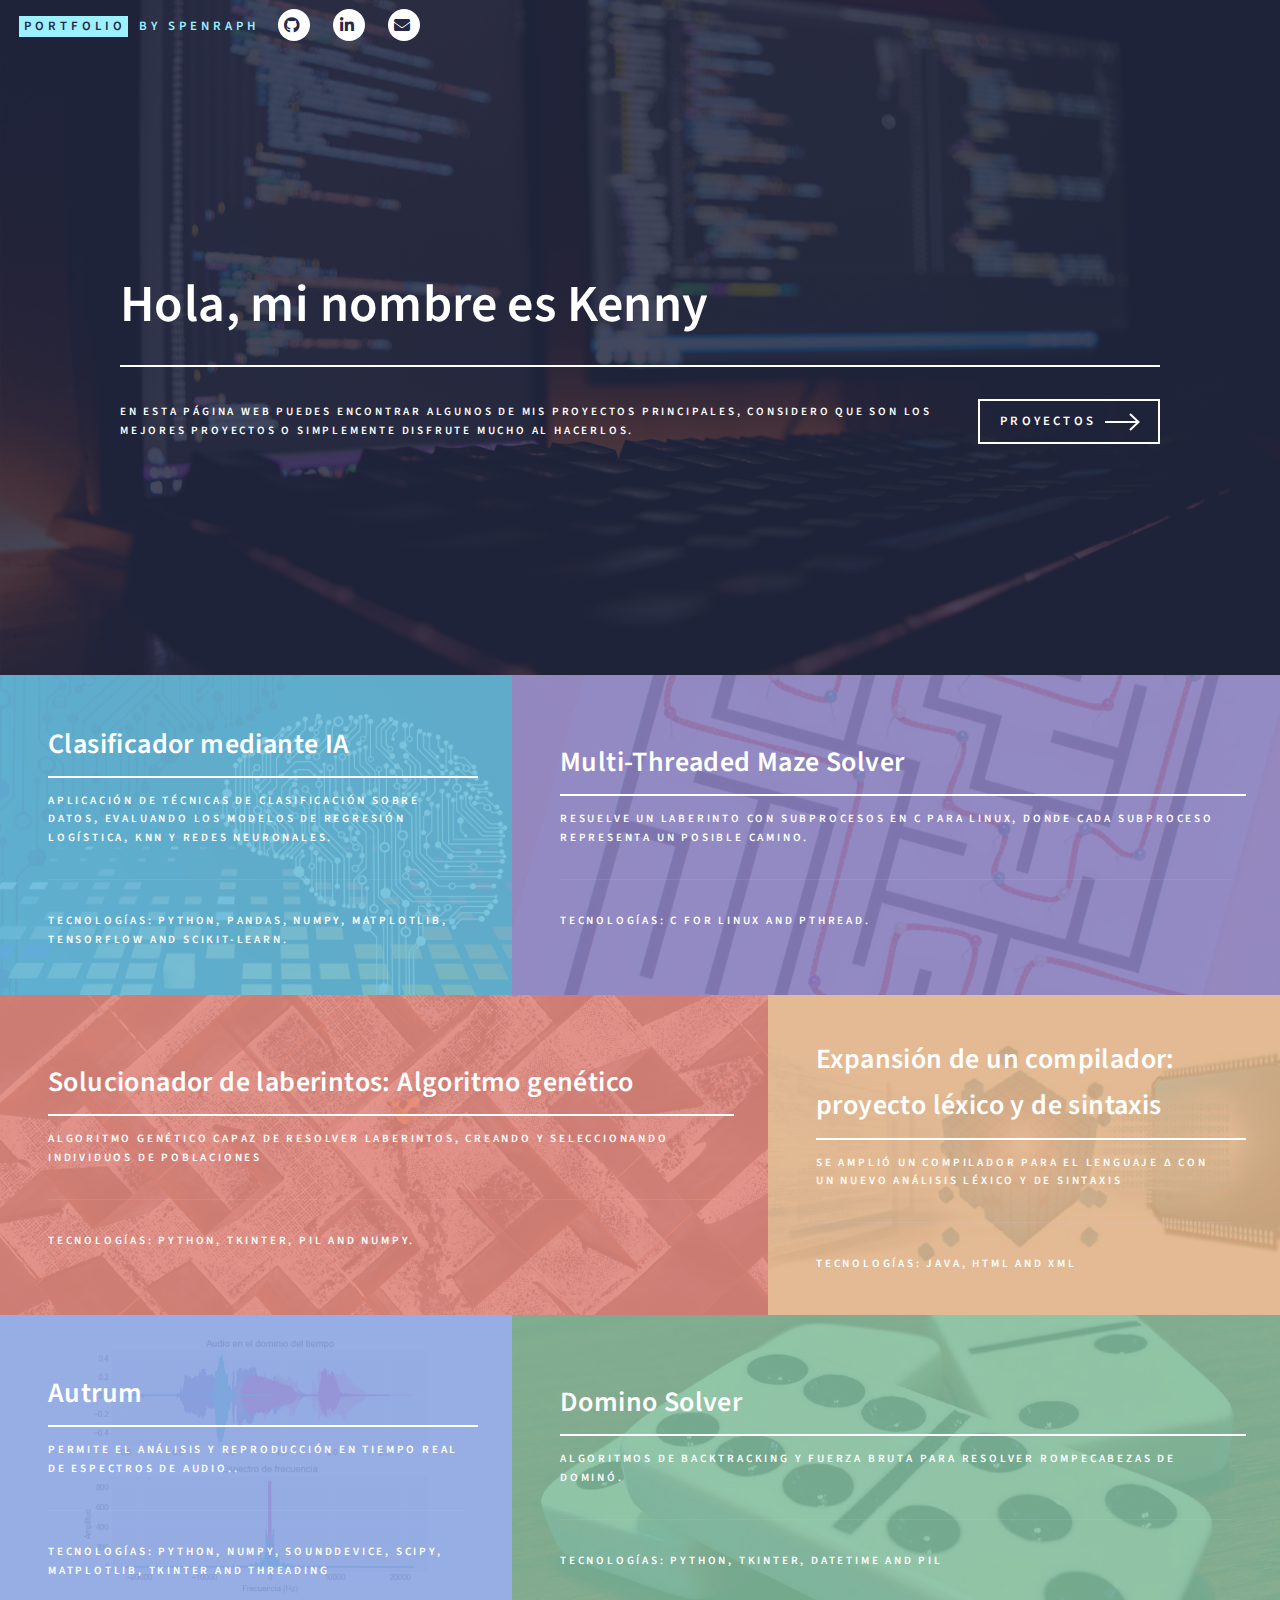
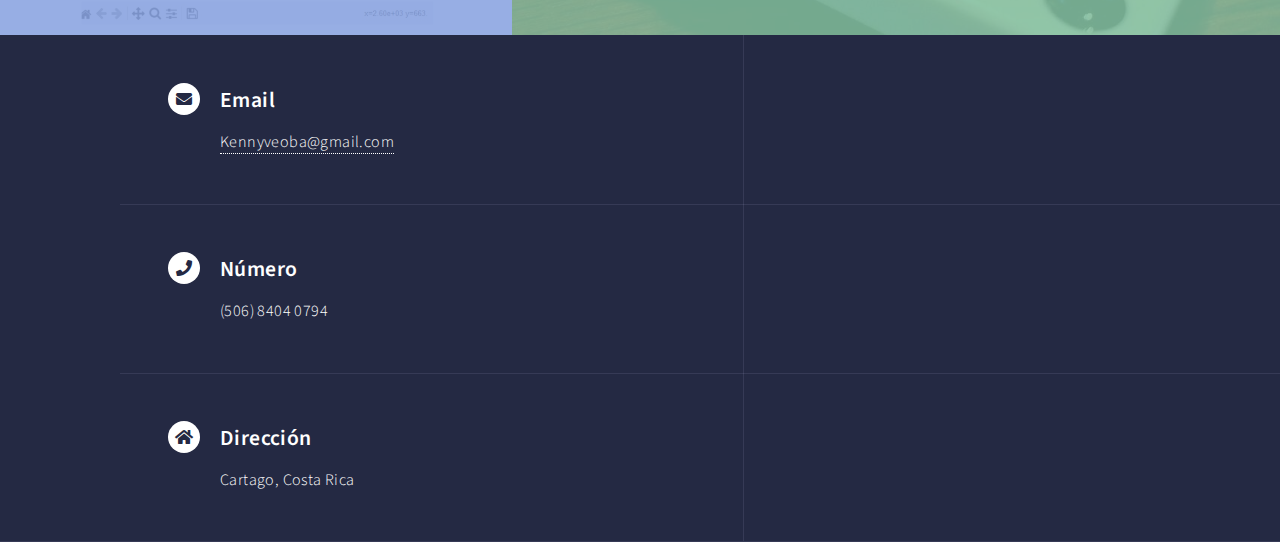
<file: index.html>
<!DOCTYPE HTML>
 
<html>
	<head>
		<title>Portfolio</title>
		<meta charset="utf-8" />
		<meta name="viewport" content="width=device-width, initial-scale=1, user-scalable=no" />
		<link rel="stylesheet" href="assets/css/main.css" />
		<noscript><link rel="stylesheet" href="assets/css/noscript.css" /></noscript>
	</head>
	<body class="is-preload">

		<!-- Wrapper -->
			<div id="wrapper">

				<!-- Header -->
					<header id="header" class="alt">
						<a href="index.html" class="logo"><strong>Portfolio</strong> <span>by SpenRaph</span></a>
						<!-- Footer -->
					<footer id="footer">
						<div class="inner">
							
							<ul class="icons float-right"> <!-- Aplicar la clase float-right aquí -->
								<!-- Botón de GitHub -->
								<li><a href="https://github.com/SpenRaph" class="icon brands alt fa-github"><span class="label">GitHub</span></a></li>
								<!-- Botón de LinkedIn -->
								<li><a href="https://linkedin.com/in/kenny-vega-obando-7b6b9b20a" class="icon brands alt fa-linkedin-in"><span class="label">LinkedIn</span></a></li>
								<!-- Ícono de contacto -->
								<li><a href="#contact" class="icon solid alt fa-envelope"  ><span class="label">Contact</span></a></li>
							</ul>
						</div>
					</footer>
					</header>

			

				<!-- Banner -->
					<section id="banner" class="major">
						<div class="inner">
							<header class="major">
								<h1>Hola, mi nombre es Kenny</h1>
							</header>
							<div class="content">
								<p>En esta página web puedes encontrar algunos de mis proyectos principales, considero que son los mejores proyectos o simplemente disfrute mucho al hacerlos.</p>
								<ul class="actions">
									<li><a href="#one" class="button next scrolly">Proyectos</a></li>
								</ul>
							</div>
						</div>
					</section>

				<!-- Main -->
					<div id="main">

						<!-- One -->
							<section id="one" class="tiles">

								<article>
									<span class="image">
										<img src="images/pic06.jpg" alt="" />
									</span>
									<header class="major">
										<h3><a href="IA.html" class="link">Clasificador mediante IA</a></h3>
										<p>Aplicación de técnicas de clasificación sobre datos, evaluando los modelos de Regresión Logística, KNN y Redes Neuronales.</p>
										<hr>  
										<p><strong>Tecnologías:</strong> Python, Pandas, NumPy, Matplotlib, TensorFlow and Scikit-Learn.</p>  
									</header>
								</article>

								<article>
									<span class="image">
										<img src="images/pic04.jpg" alt="" />
									</span>
									<header class="major">
										<h3><a href="Multi-Threaded.html" class="link">Multi-Threaded Maze Solver</a></h3>
										<p>Resuelve un laberinto con subprocesos en C para Linux, donde cada subproceso representa un posible camino.</p>
										<hr>  
										<p><strong>Tecnologías:</strong> C for Linux and Pthread.</p>  
									</header>
								</article>

								

								<article>
									<span class="image">
										<img src="images/pic02.jpg" alt="" />
									</span>
									<header class="major">
										<h3><a href="Algoritmogenético.html" class="link">Solucionador de laberintos: Algoritmo genético</a></h3>
										<p>Algoritmo genético capaz de resolver laberintos, creando y seleccionando individuos de poblaciones</p>
										<hr>  
										<p><strong>Tecnologías:</strong> Python, Tkinter, PIL and NumPy.</p>  
								
									</header>
								</article>


								<article>
									<span class="image">
										<img src="images/pic01.jpg" alt="" />
									</span>
									<header class="major">
										<h3><a href="compilador.html" class="link">Expansión de un compilador: proyecto léxico y de sintaxis</a></h3>
										<p>Se amplió un compilador para el lenguaje Δ con un nuevo análisis léxico y de sintaxis</p>
										<hr>  
										<p><strong>Tecnologías:</strong> Java, HTML and XML</p> 
									</header>
								</article>

								<article>
									<span class="image">
										<img src="images/pic05.jpg" alt="" />
									</span>
									<header class="major">
										<h3><a href="Autrum.html" class="link">Autrum</a></h3>
										<p>Permite el análisis y reproducción en tiempo real de espectros de audio..</p>
										<hr>  
										<p><strong>Tecnologías:</strong> Python, NumPy, Sounddevice, SciPy, Matplotlib, Tkinter and Threading</p> 
									</header>
								</article>



								<article>
									<span class="image">
										<img src="images/pic03.jpg" alt="" />
									</span>
									<header class="major">
										<h3><a href="https://github.com/Vynidaulkel/Proyecto1-AA" class="link">Domino Solver</a></h3>
										<p>Algoritmos de Backtracking y Fuerza Bruta para resolver rompecabezas de dominó.</p>
										<hr>  
										<p><strong>Tecnologías:</strong> Python, Tkinter, Datetime and PIL </p> 
									</header>
								</article>
					
							</section>
					</div>

				<!-- Contact -->
					<section id="contact">
						<div class="inner">
							
							<section class="split">
								<section>
									<div class="contact-method">
										<span class="icon solid alt fa-envelope"></span>
										<h3>Email</h3>
										<a href="mailto:Kennyveoba@gmail.com">Kennyveoba@gmail.com</a>
 									</div>
									
									
								</section>
								<section>
									<div class="contact-method">
										<span class="icon solid alt fa-phone"></span>
										<h3>Número</h3>
										<span>(506) 8404 0794</span>
									</div>
								</section>
								<section>
									<div class="contact-method">
										<span class="icon solid alt fa-home"></span>
										<h3>Dirección</h3>
										<span>Cartago, Costa Rica </span>
									</div>
								</section>
							</section>
						</div>
					</section>

				

			</div>

		<!-- Scripts -->
			<script src="assets/js/jquery.min.js"></script>
			<script src="assets/js/jquery.scrolly.min.js"></script>
			<script src="assets/js/jquery.scrollex.min.js"></script>
			<script src="assets/js/browser.min.js"></script>
			<script src="assets/js/breakpoints.min.js"></script>
			<script src="assets/js/util.js"></script>
			<script src="assets/js/main.js"></script>

	</body>
</html>
</file>
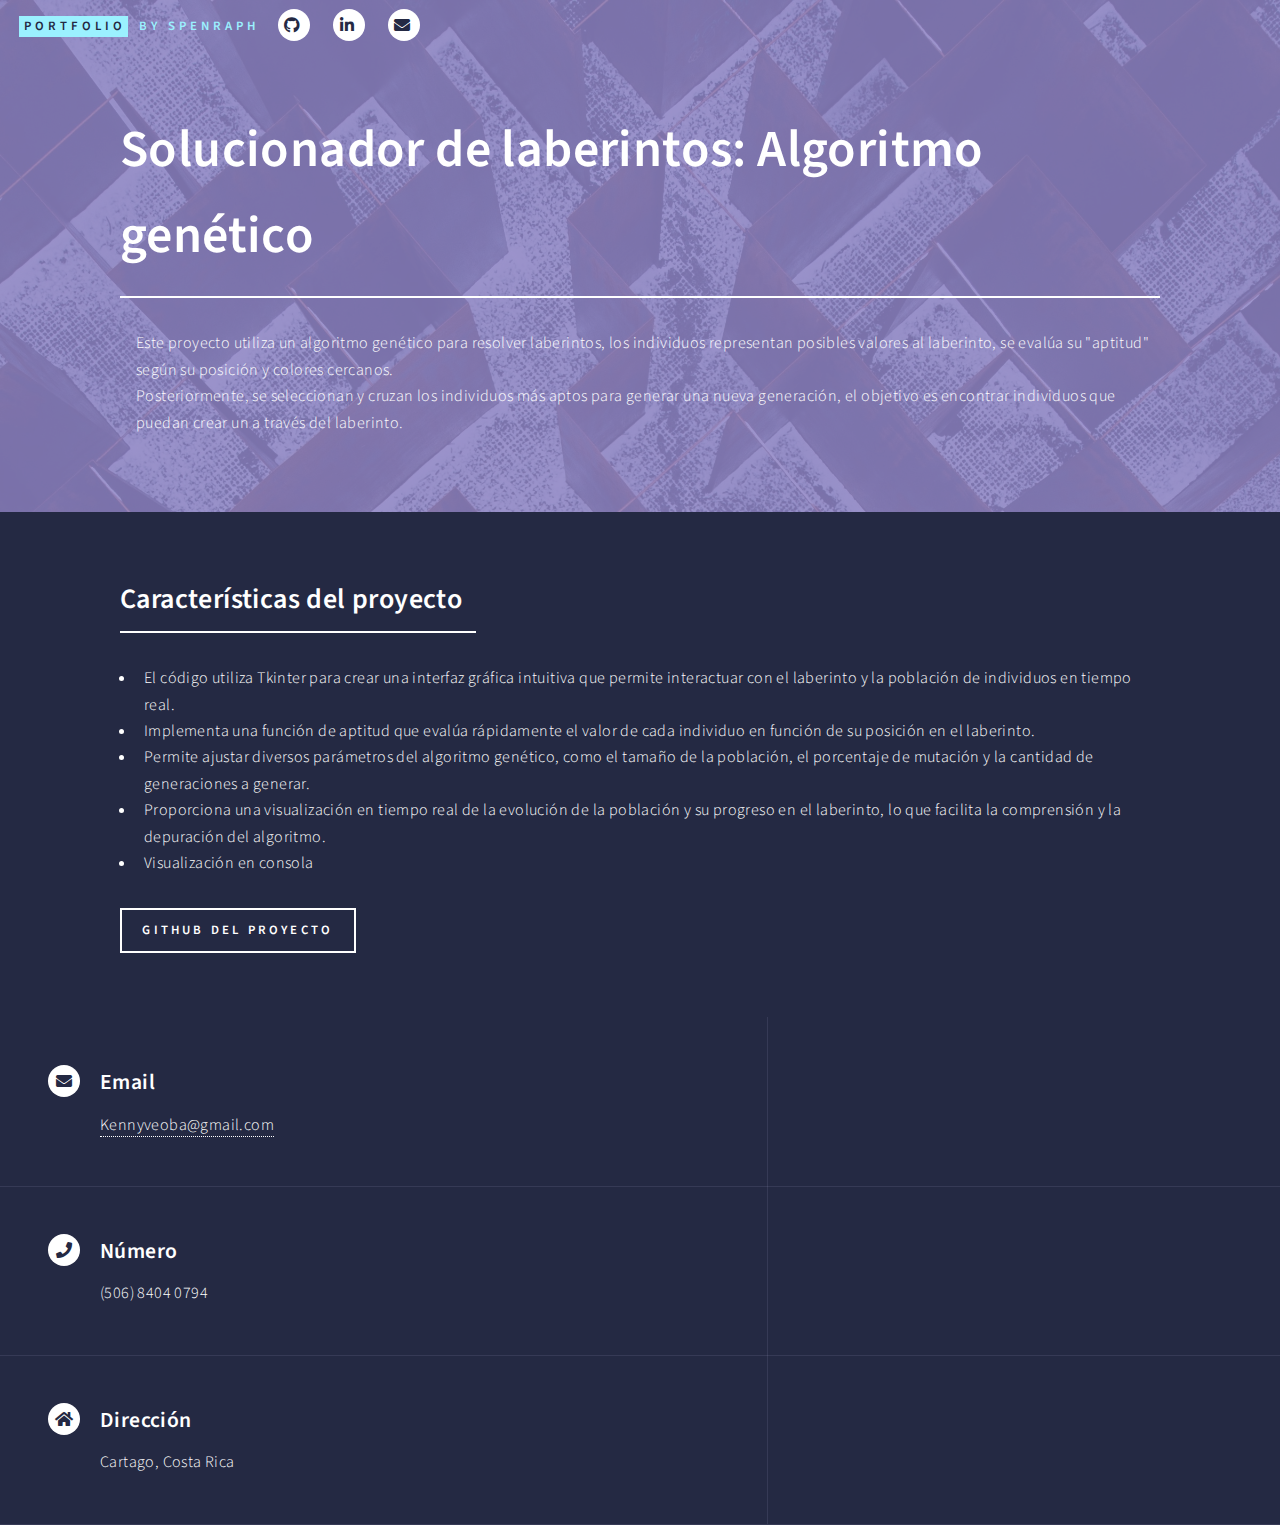
<file: Algoritmogenético.html>
<!DOCTYPE HTML>
<!--
	Forty by HTML5 UP
	html5up.net | @ajlkn
	Free for personal and commercial use under the CCA 3.0 license (html5up.net/license)
-->
<html>
	<head>
		<title>Clasificador mediante IA</title>
		<meta charset="utf-8" />
		<meta name="viewport" content="width=device-width, initial-scale=1, user-scalable=no" />
		<link rel="stylesheet" href="assets/css/main.css" />
		<noscript><link rel="stylesheet" href="assets/css/noscript.css" /></noscript>
	</head>
	<body class="is-preload">

		<!-- Wrapper -->
			<div id="wrapper">

				<header id="header" class="alt">
					<a href="index.html" class="logo"><strong>Portfolio</strong> <span>by SpenRaph</span></a>
					<!-- Footer -->
				<footer id="footer">
					<div class="inner">
						
						<ul class="icons float-right"> <!-- Aplicar la clase float-right aquí -->
							<!-- Botón de GitHub -->
							<li><a href="https://github.com/SpenRaph" class="icon brands alt fa-github"><span class="label">GitHub</span></a></li>
							<!-- Botón de LinkedIn -->
							<li><a href="https://linkedin.com/in/kenny-vega-obando-7b6b9b20a" class="icon brands alt fa-linkedin-in"><span class="label">LinkedIn</span></a></li>
							<!-- Ícono de contacto -->
							<li><a href="#contact" class="icon solid alt fa-envelope"  ><span class="label">Contact</span></a></li>
						</ul>
					</div>
				</footer>
				</header>


				<!-- Banner -->
				<!-- Note: The "styleN" class below should match that of the header element. -->
					<section id="banner"  class="style2">
						<div class="inner">
							<span class="image">
								<img src="images/pic02.jpg" alt="" />
							</span>
							<header class="major">
								<h1>Solucionador de laberintos: Algoritmo genético</h1>
							</header>
							<div class="content">
								<ul>
									Este proyecto utiliza un algoritmo genético para resolver laberintos, los individuos representan posibles valores al laberinto,
							        se evalúa su "aptitud" según su posición y colores cercanos. 
									<br>
									Posteriormente, se seleccionan y cruzan los individuos más aptos para generar una nueva generación, el objetivo es encontrar individuos 
									que puedan crear un a través del laberinto.
									<br>
							 
					 
							</ul>
							</div>
						</div>
					</section>
				 
					<section id="one" class="style5">
						<div class="inner">
							<header class="major">
								<h2>Características del proyecto</h2>
							</header>
				 
							<ul>
								<li>El código utiliza Tkinter para crear una interfaz gráfica intuitiva que permite interactuar con el laberinto y la población de individuos en tiempo real.</li>
								<li>Implementa una función de aptitud que evalúa rápidamente el valor de cada individuo en función de su posición en el laberinto.</li>
								<li>Permite ajustar diversos parámetros del algoritmo genético, como el tamaño de la población, el porcentaje de mutación y la cantidad de generaciones a generar.</li>
								<li>Proporciona una visualización en tiempo real de la evolución de la población y su progreso en el laberinto, lo que facilita la comprensión y la depuración del algoritmo.</li>
								<li>Visualización en consola</li>
							</ul>
   					 
							<ul class="actions">
								<li><a href="https://github.com/Vynidaulkel/Proyectoll-AA" class="button">GitHub del proyecto</a></li>
							</ul>
						</div>	 
					<!-- Contact -->
					<section id="contact">
						<div class="inner">
							
							<section class="split">
								<section>
									<div class="contact-method">
										<span class="icon solid alt fa-envelope"></span>
										<h3>Email</h3>
										<a href="mailto:Kennyveoba@gmail.com">Kennyveoba@gmail.com</a>
 									</div>
									
									
								</section>
								<section>
									<div class="contact-method">
										<span class="icon solid alt fa-phone"></span>
										<h3>Número</h3>
										<span>(506) 8404 0794</span>
									</div>
								</section>
								<section>
									<div class="contact-method">
										<span class="icon solid alt fa-home"></span>
										<h3>Dirección</h3>
										<span>Cartago, Costa Rica </span>
									</div>
								</section>
							</section>
						</div>
					</section>
		</div>

	<!-- Scripts -->
		<script src="assets/js/jquery.min.js"></script>
		<script src="assets/js/jquery.scrolly.min.js"></script>
		<script src="assets/js/jquery.scrollex.min.js"></script>
		<script src="assets/js/browser.min.js"></script>
		<script src="assets/js/breakpoints.min.js"></script>
		<script src="assets/js/util.js"></script>
		<script src="assets/js/main.js"></script>

</body>
</html>
		<!-- Scripts -->
			<script src="assets/js/jquery.min.js"></script>
			<script src="assets/js/jquery.scrolly.min.js"></script>
			<script src="assets/js/jquery.scrollex.min.js"></script>
			<script src="assets/js/browser.min.js"></script>
			<script src="assets/js/breakpoints.min.js"></script>
			<script src="assets/js/util.js"></script>
			<script src="assets/js/main.js"></script>

	</body>
</html>
</file>
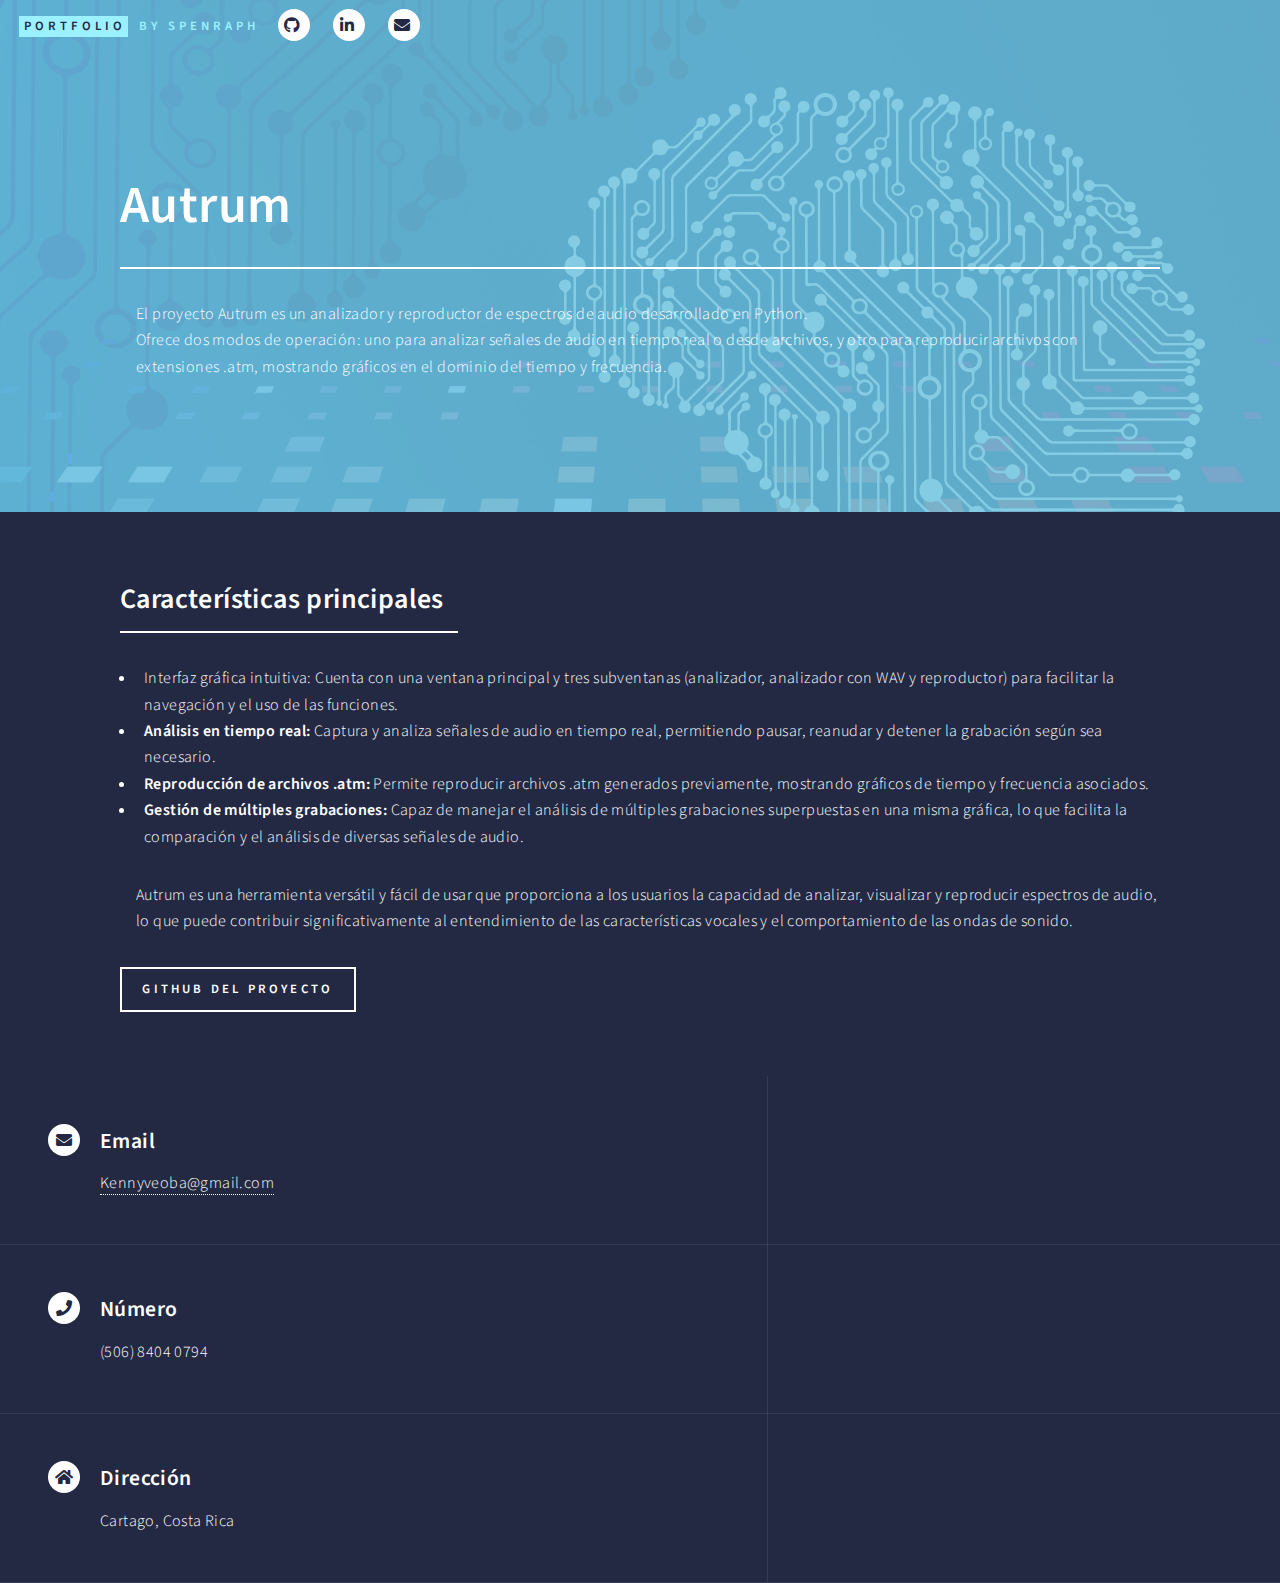
<file: Autrum.html>
<!DOCTYPE HTML>
<!--
	Forty by HTML5 UP
	html5up.net | @ajlkn
	Free for personal and commercial use under the CCA 3.0 license (html5up.net/license)
-->
<html>
	<head>
		<title>Clasificador mediante IA</title>
		<meta charset="utf-8" />
		<meta name="viewport" content="width=device-width, initial-scale=1, user-scalable=no" />
		<link rel="stylesheet" href="assets/css/main.css" />
		<noscript><link rel="stylesheet" href="assets/css/noscript.css" /></noscript>
	</head>
	<body class="is-preload">

		<!-- Wrapper -->
			<div id="wrapper">

				<header id="header" class="alt">
					<a href="index.html" class="logo"><strong>Portfolio</strong> <span>by SpenRaph</span></a>
					<!-- Footer -->
				<footer id="footer">
					<div class="inner">
						
						<ul class="icons float-right"> <!-- Aplicar la clase float-right aquí -->
							<!-- Botón de GitHub -->
							<li><a href="https://github.com/SpenRaph" class="icon brands alt fa-github"><span class="label">GitHub</span></a></li>
							<!-- Botón de LinkedIn -->
							<li><a href="https://linkedin.com/in/kenny-vega-obando-7b6b9b20a" class="icon brands alt fa-linkedin-in"><span class="label">LinkedIn</span></a></li>
							<!-- Ícono de contacto -->
							<li><a href="#contact" class="icon solid alt fa-envelope"  ><span class="label">Contact</span></a></li>
						</ul>
					</div>
				</footer>
				</header>


				<!-- Banner -->
				<!-- Note: The "styleN" class below should match that of the header element. -->
					<section id="banner" class="style1">
						<div class="inner">
							<span class="image">
								<img src="images/pic06.jpg" alt="" />
							</span>
							<header class="major">
								<h1>Autrum</h1>
							</header>
							<div class="content">
								<ul>
									
								El proyecto Autrum es un analizador y reproductor de espectros de audio desarrollado en Python. 
								
								<br>Ofrece dos modos de operación: uno para analizar señales de audio en tiempo real o desde archivos, 
								y otro para reproducir archivos con extensiones .atm, mostrando gráficos en el dominio del tiempo y frecuencia.
								 
							</ul>
							</div>
						</div>
					</section>
				 
					<section id="one">
						<div class="inner">
							<header class="major">
								<h2>Características principales</h2>
							</header>
							<ul>
								<li><strong></strong>Interfaz gráfica intuitiva:</strong> Cuenta con una ventana principal y tres subventanas (analizador, analizador con WAV y reproductor) para facilitar la navegación y el uso de las funciones.</li>
								<li><strong>Análisis en tiempo real:</strong> Captura y analiza señales de audio en tiempo real, permitiendo pausar, reanudar y detener la grabación según sea necesario.</li>
								<li><strong>Reproducción de archivos .atm: </strong> Permite reproducir archivos .atm generados previamente, mostrando gráficos de tiempo y frecuencia asociados.</li>
								<li><strong>Gestión de múltiples grabaciones: </strong> Capaz de manejar el análisis de múltiples grabaciones superpuestas en una misma gráfica, lo que facilita la comparación y el análisis de diversas señales de audio.</li>
							</ul>


							<ul>
								Autrum es una herramienta versátil y fácil de usar que proporciona a los usuarios la capacidad de analizar, visualizar y reproducir espectros de audio, lo que puede contribuir significativamente al entendimiento de las características vocales y el comportamiento de las ondas de sonido.
					   		</ul>
							<ul class="actions">
								<li><a href="https://github.com/SpenRaph/Autrum" class="button">GitHub del proyecto</a></li>
							</ul>
						</div>	 
					<!-- Contact -->
					<section id="contact">
						<div class="inner">
							
							<section class="split">
								<section>
									<div class="contact-method">
										<span class="icon solid alt fa-envelope"></span>
										<h3>Email</h3>
										<a href="mailto:Kennyveoba@gmail.com">Kennyveoba@gmail.com</a>
 									</div>
									
									
								</section>
								<section>
									<div class="contact-method">
										<span class="icon solid alt fa-phone"></span>
										<h3>Número</h3>
										<span>(506) 8404 0794</span>
									</div>
								</section>
								<section>
									<div class="contact-method">
										<span class="icon solid alt fa-home"></span>
										<h3>Dirección</h3>
										<span>Cartago, Costa Rica </span>
									</div>
								</section>
							</section>
						</div>
					</section>
		</div>

	<!-- Scripts -->
		<script src="assets/js/jquery.min.js"></script>
		<script src="assets/js/jquery.scrolly.min.js"></script>
		<script src="assets/js/jquery.scrollex.min.js"></script>
		<script src="assets/js/browser.min.js"></script>
		<script src="assets/js/breakpoints.min.js"></script>
		<script src="assets/js/util.js"></script>
		<script src="assets/js/main.js"></script>

</body>
</html>
		<!-- Scripts -->
			<script src="assets/js/jquery.min.js"></script>
			<script src="assets/js/jquery.scrolly.min.js"></script>
			<script src="assets/js/jquery.scrollex.min.js"></script>
			<script src="assets/js/browser.min.js"></script>
			<script src="assets/js/breakpoints.min.js"></script>
			<script src="assets/js/util.js"></script>
			<script src="assets/js/main.js"></script>

	</body>
</html>
</file>
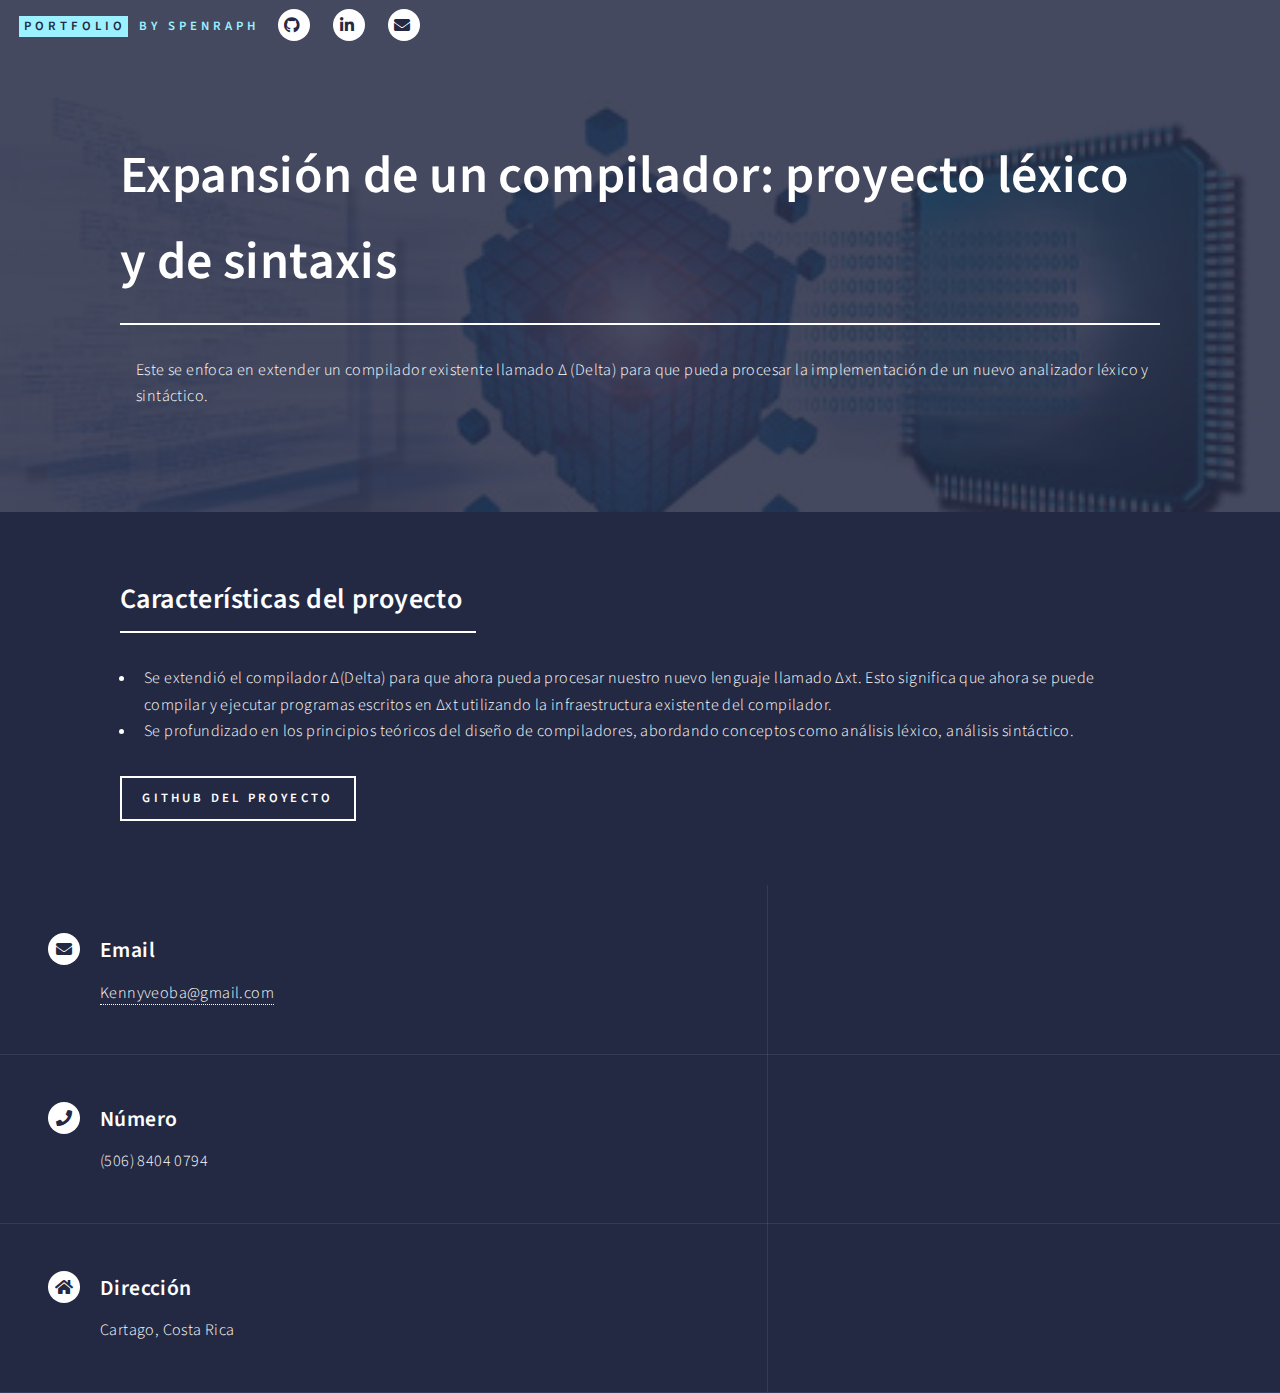
<file: compilador.html>
<!DOCTYPE HTML>
<!--
	Forty by HTML5 UP
	html5up.net | @ajlkn
	Free for personal and commercial use under the CCA 3.0 license (html5up.net/license)
-->
<html>
	<head>
		<title>Clasificador mediante IA</title>
		<meta charset="utf-8" />
		<meta name="viewport" content="width=device-width, initial-scale=1, user-scalable=no" />
		<link rel="stylesheet" href="assets/css/main.css" />
		<noscript><link rel="stylesheet" href="assets/css/noscript.css" /></noscript>
	</head>
	<body class="is-preload">

		<!-- Wrapper -->
			<div id="wrapper">

				<header id="header" class="alt">
					<a href="index.html" class="logo"><strong>Portfolio</strong> <span>by SpenRaph</span></a>
					<!-- Footer -->
				<footer id="footer">
					<div class="inner">
						
						<ul class="icons float-right"> <!-- Aplicar la clase float-right aquí -->
							<!-- Botón de GitHub -->
							<li><a href="https://github.com/SpenRaph" class="icon brands alt fa-github"><span class="label">GitHub</span></a></li>
							<!-- Botón de LinkedIn -->
							<li><a href="https://linkedin.com/in/kenny-vega-obando-7b6b9b20a" class="icon brands alt fa-linkedin-in"><span class="label">LinkedIn</span></a></li>
							<!-- Ícono de contacto -->
							<li><a href="#contact" class="icon solid alt fa-envelope"  ><span class="label">Contact</span></a></li>
						</ul>
					</div>
				</footer>
				</header>


				<!-- Banner -->
				<!-- Note: The "styleN" class below should match that of the header element. -->
					<section id="banner" >
						<div class="inner">
							<span class="image">
								<img src="images/pic01.jpg" alt="" />
							</span>
							<header class="major">
								<h1>Expansión de un compilador: proyecto léxico y de sintaxis</h1>
							</header>
							<div class="content">
								<ul>
									 
									Este se enfoca en extender un compilador existente llamado Δ (Delta) para que pueda procesar la implementación de un nuevo analizador léxico y sintáctico.
							</ul>
							</div>
						</div>
					</section>
				 
					<section id="one" >
						<div class="inner">
							<header class="major">
								<h2> Características del proyecto</h2>
							</header>
							 
							<ul>
								<li>Se extendió el compilador Δ(Delta) para que ahora pueda procesar nuestro nuevo lenguaje llamado Δxt. Esto significa que ahora se puede compilar y ejecutar programas escritos en Δxt utilizando la infraestructura existente del compilador.</li>
								<li>Se profundizado en los principios teóricos del diseño de compiladores, abordando conceptos como análisis léxico, análisis sintáctico.</li>
			 
							</ul>


							<ul class="actions">
								<li><a href="https://github.com/SpenRaph/compilador" class="button">GitHub del proyecto</a></li>
							</ul>
						</div>	 
					<!-- Contact -->
					<section id="contact">
						<div class="inner">
							
							<section class="split">
								<section>
									<div class="contact-method">
										<span class="icon solid alt fa-envelope"></span>
										<h3>Email</h3>
										<a href="mailto:Kennyveoba@gmail.com">Kennyveoba@gmail.com</a>
 									</div>
									
									
								</section>
								<section>
									<div class="contact-method">
										<span class="icon solid alt fa-phone"></span>
										<h3>Número</h3>
										<span>(506) 8404 0794</span>
									</div>
								</section>
								<section>
									<div class="contact-method">
										<span class="icon solid alt fa-home"></span>
										<h3>Dirección</h3>
										<span>Cartago, Costa Rica </span>
									</div>
								</section>
							</section>
						</div>
					</section>
		</div>

	<!-- Scripts -->
		<script src="assets/js/jquery.min.js"></script>
		<script src="assets/js/jquery.scrolly.min.js"></script>
		<script src="assets/js/jquery.scrollex.min.js"></script>
		<script src="assets/js/browser.min.js"></script>
		<script src="assets/js/breakpoints.min.js"></script>
		<script src="assets/js/util.js"></script>
		<script src="assets/js/main.js"></script>

</body>
</html>
		<!-- Scripts -->
			<script src="assets/js/jquery.min.js"></script>
			<script src="assets/js/jquery.scrolly.min.js"></script>
			<script src="assets/js/jquery.scrollex.min.js"></script>
			<script src="assets/js/browser.min.js"></script>
			<script src="assets/js/breakpoints.min.js"></script>
			<script src="assets/js/util.js"></script>
			<script src="assets/js/main.js"></script>

	</body>
</html>
</file>
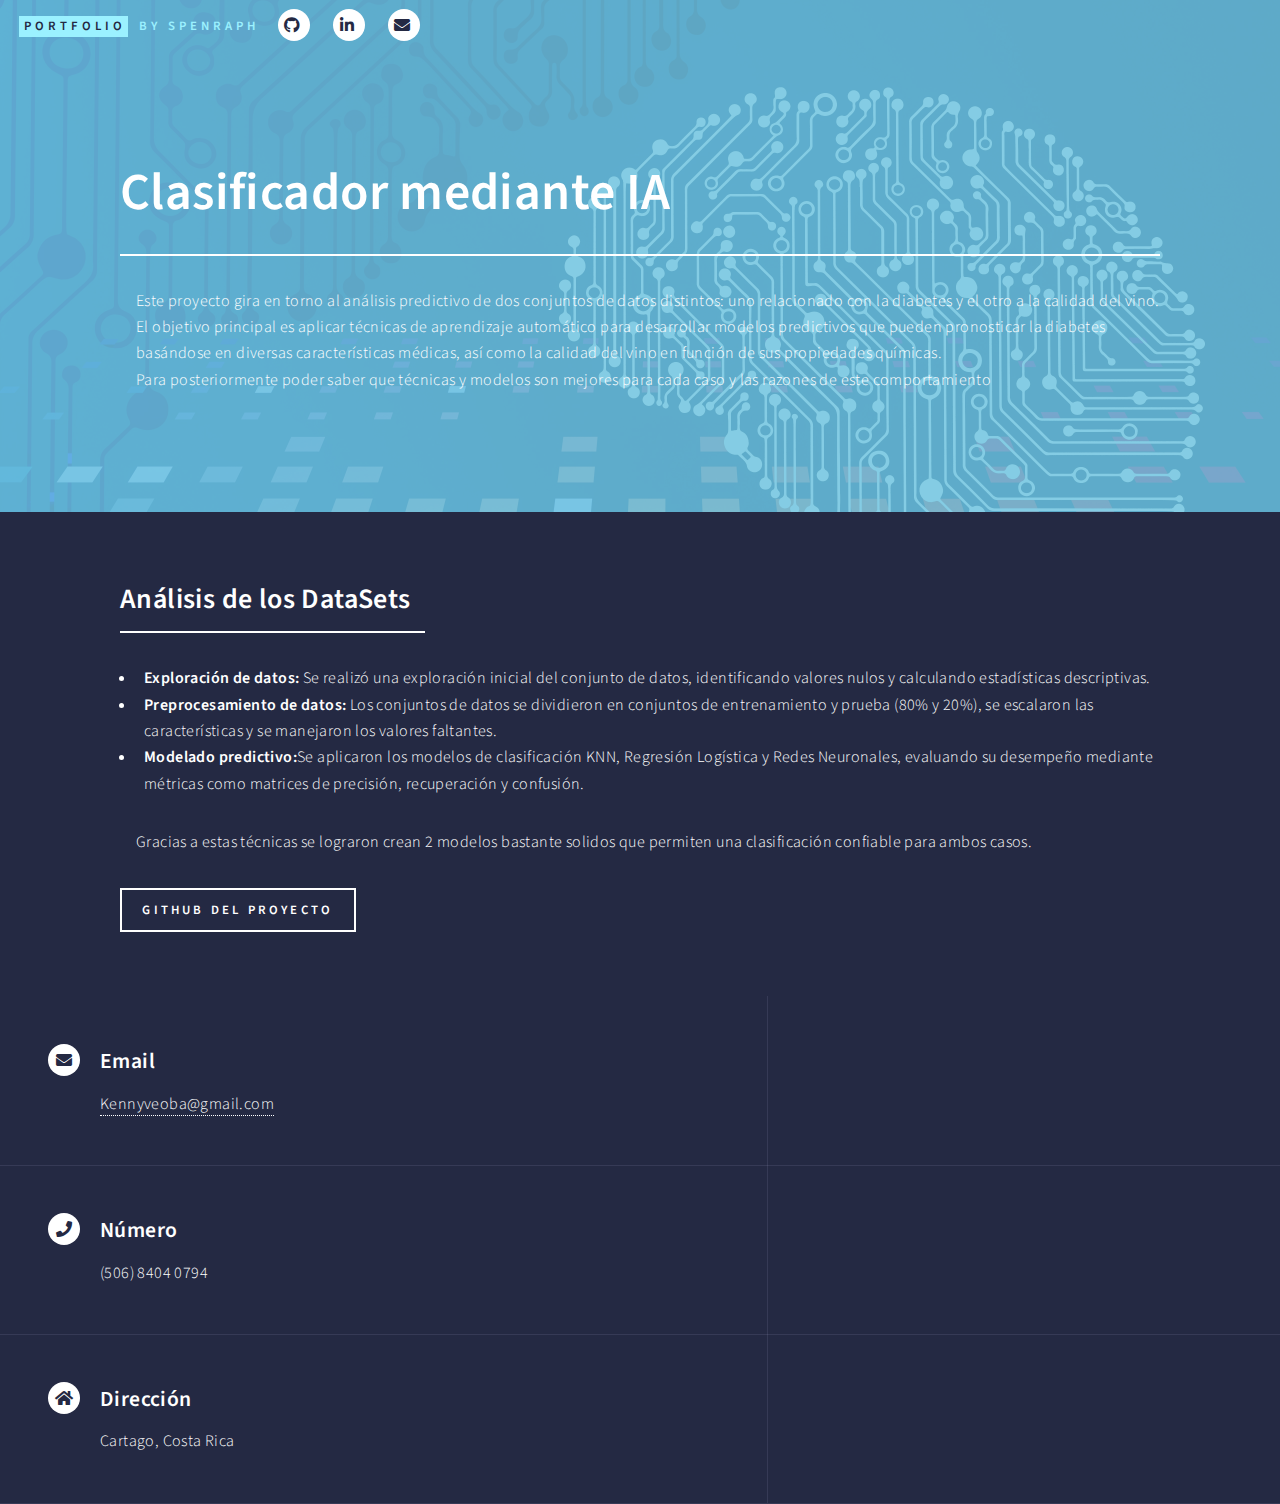
<file: IA.html>
<!DOCTYPE HTML>
<!--
	Forty by HTML5 UP
	html5up.net | @ajlkn
	Free for personal and commercial use under the CCA 3.0 license (html5up.net/license)
-->
<html>
	<head>
		<title>Clasificador mediante IA</title>
		<meta charset="utf-8" />
		<meta name="viewport" content="width=device-width, initial-scale=1, user-scalable=no" />
		<link rel="stylesheet" href="assets/css/main.css" />
		<noscript><link rel="stylesheet" href="assets/css/noscript.css" /></noscript>
	</head>
	<body class="is-preload">

		<!-- Wrapper -->
			<div id="wrapper">

				<header id="header" class="alt">
					<a href="index.html" class="logo"><strong>Portfolio</strong> <span>by SpenRaph</span></a>
					<!-- Footer -->
				<footer id="footer">
					<div class="inner">
						
						<ul class="icons float-right"> <!-- Aplicar la clase float-right aquí -->
							<!-- Botón de GitHub -->
							<li><a href="https://github.com/SpenRaph" class="icon brands alt fa-github"><span class="label">GitHub</span></a></li>
							<!-- Botón de LinkedIn -->
							<li><a href="https://linkedin.com/in/kenny-vega-obando-7b6b9b20a" class="icon brands alt fa-linkedin-in"><span class="label">LinkedIn</span></a></li>
							<!-- Ícono de contacto -->
							<li><a href="#contact" class="icon solid alt fa-envelope"  ><span class="label">Contact</span></a></li>
						</ul>
					</div>
				</footer>
				</header>


				<!-- Banner -->
				<!-- Note: The "styleN" class below should match that of the header element. -->
					<section id="banner" class="style1">
						<div class="inner">
							<span class="image">
								<img src="images/pic06.jpg" alt="" />
							</span>
							<header class="major">
								<h1>Clasificador mediante IA</h1>
							</header>
							<div class="content">
								<ul>
									 Este proyecto gira en torno al análisis predictivo de dos conjuntos de datos distintos: uno relacionado con la diabetes
										y el otro a la calidad del vino. El objetivo principal
										es aplicar técnicas de aprendizaje automático para desarrollar
										modelos predictivos que pueden pronosticar la diabetes basándose en
										diversas características médicas, así como la calidad del vino
								en función de sus propiedades químicas. 
									 
									 
								 
								<br>Para posteriormente poder saber que técnicas y modelos son mejores para cada caso y las razones de este comportamiento 
							</ul>
							</div>
						</div>
					</section>
				 
					<section id="one">
						<div class="inner">
							<header class="major">
								<h2>Análisis de los DataSets</h2>
							</header>
							<ul>
								<li><strong>Exploración de datos:</strong> Se realizó una exploración inicial del conjunto de datos, identificando valores nulos y calculando estadísticas descriptivas.</li>
								<li><strong>Preprocesamiento de datos:</strong> Los conjuntos de datos se dividieron en conjuntos de entrenamiento y prueba (80% y 20%), se escalaron las características y se manejaron los valores faltantes.</li>
								<li><strong>Modelado predictivo:</strong>Se aplicaron los modelos de clasificación KNN, Regresión Logística y Redes Neuronales, evaluando su desempeño mediante métricas como matrices de precisión, recuperación y confusión.</li>
							</ul>


							<ul>
								Gracias a estas técnicas se lograron crean 2 modelos bastante solidos que permiten una clasificación confiable para ambos casos.
					   		</ul>
							<ul class="actions">
								<li><a href="https://github.com/SebasChZ/ProyectoIA" class="button">GitHub del proyecto</a></li>
							</ul>
						</div>	 
					<!-- Contact -->
					<section id="contact">
						<div class="inner">
							
							<section class="split">
								<section>
									<div class="contact-method">
										<span class="icon solid alt fa-envelope"></span>
										<h3>Email</h3>
										<a href="mailto:Kennyveoba@gmail.com">Kennyveoba@gmail.com</a>
 									</div>
									
									
								</section>
								<section>
									<div class="contact-method">
										<span class="icon solid alt fa-phone"></span>
										<h3>Número</h3>
										<span>(506) 8404 0794</span>
									</div>
								</section>
								<section>
									<div class="contact-method">
										<span class="icon solid alt fa-home"></span>
										<h3>Dirección</h3>
										<span>Cartago, Costa Rica </span>
									</div>
								</section>
							</section>
						</div>
					</section>
		</div>

	<!-- Scripts -->
		<script src="assets/js/jquery.min.js"></script>
		<script src="assets/js/jquery.scrolly.min.js"></script>
		<script src="assets/js/jquery.scrollex.min.js"></script>
		<script src="assets/js/browser.min.js"></script>
		<script src="assets/js/breakpoints.min.js"></script>
		<script src="assets/js/util.js"></script>
		<script src="assets/js/main.js"></script>

</body>
</html>
		<!-- Scripts -->
			<script src="assets/js/jquery.min.js"></script>
			<script src="assets/js/jquery.scrolly.min.js"></script>
			<script src="assets/js/jquery.scrollex.min.js"></script>
			<script src="assets/js/browser.min.js"></script>
			<script src="assets/js/breakpoints.min.js"></script>
			<script src="assets/js/util.js"></script>
			<script src="assets/js/main.js"></script>

	</body>
</html>
</file>
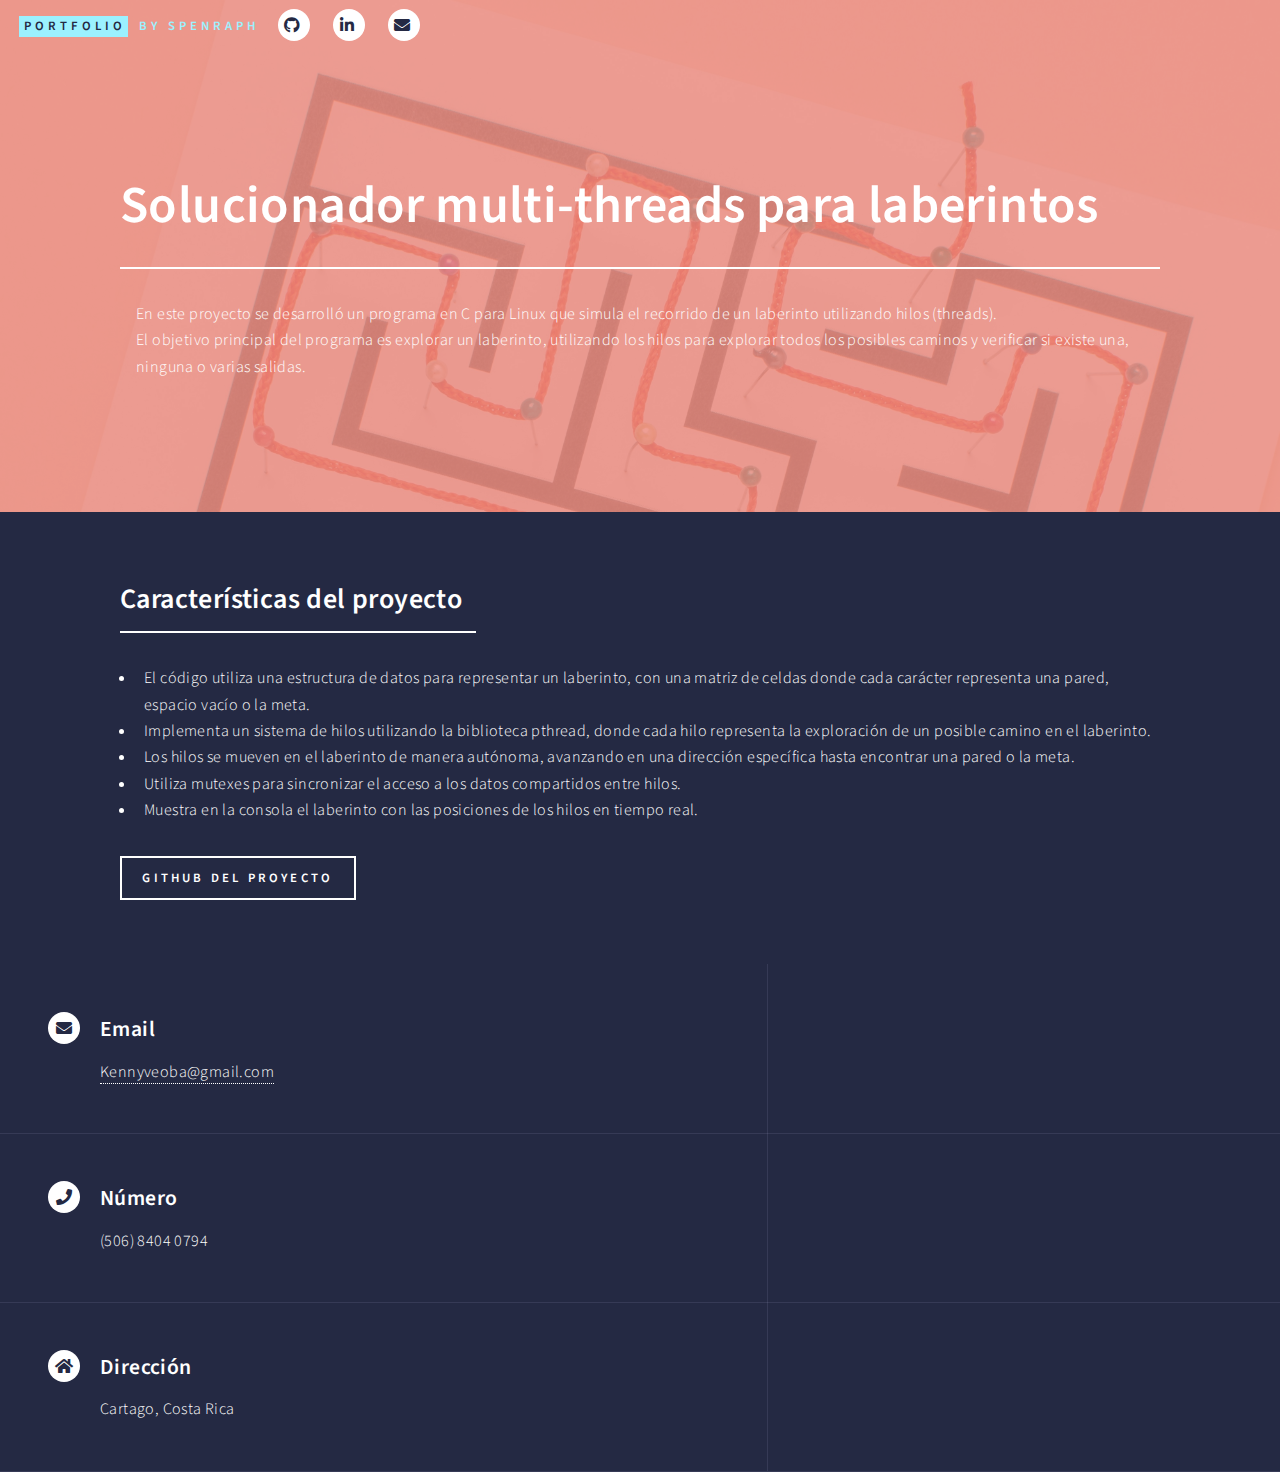
<file: Multi-Threaded.html>
<!DOCTYPE HTML>
<!--
	Forty by HTML5 UP
	html5up.net | @ajlkn
	Free for personal and commercial use under the CCA 3.0 license (html5up.net/license)
-->
<html>
	<head>
		<title>Clasificador mediante IA</title>
		<meta charset="utf-8" />
		<meta name="viewport" content="width=device-width, initial-scale=1, user-scalable=no" />
		<link rel="stylesheet" href="assets/css/main.css" />
		<noscript><link rel="stylesheet" href="assets/css/noscript.css" /></noscript>
	</head>
	<body class="is-preload">

		<!-- Wrapper -->
			<div id="wrapper">

				<header id="header" class="alt">
					<a href="index.html" class="logo"><strong>Portfolio</strong> <span>by SpenRaph</span></a>
					<!-- Footer -->
				<footer id="footer">
					<div class="inner">
						
						<ul class="icons float-right"> <!-- Aplicar la clase float-right aquí -->
							<!-- Botón de GitHub -->
							<li><a href="https://github.com/SpenRaph" class="icon brands alt fa-github"><span class="label">GitHub</span></a></li>
							<!-- Botón de LinkedIn -->
							<li><a href="https://linkedin.com/in/kenny-vega-obando-7b6b9b20a" class="icon brands alt fa-linkedin-in"><span class="label">LinkedIn</span></a></li>
							<!-- Ícono de contacto -->
							<li><a href="#contact" class="icon solid alt fa-envelope"  ><span class="label">Contact</span></a></li>
						</ul>
					</div>
				</footer>
				</header>


				<!-- Banner -->
				<!-- Note: The "styleN" class below should match that of the header element. -->
					<section id="banner" class="style3">
						<div class="inner">
							<span class="image">
								<img src="images/pic04.jpg" alt="" />
							</span>
							<header class="major">
								<h1>Solucionador multi-threads para laberintos </h1>
							</header>
							<div class="content">
								<ul>
									En este proyecto se desarrolló un programa en C para Linux 
									que simula el recorrido de un laberinto utilizando hilos (threads). 
									
									<br>
									El objetivo principal del programa es explorar un laberinto,
									 utilizando los hilos para explorar todos los
									 posibles caminos y verificar si existe una, ninguna o varias salidas. 
								 
					 
							</ul>
							</div>
						</div>
					</section>
				 
					<section id="one" class="style2">
						<div class="inner">
							<header class="major">
								<h2> Características del proyecto</h2>
							</header>
							 
							<ul>
								<li>El código utiliza una estructura de datos para representar un laberinto, con una matriz de celdas donde cada carácter representa una pared, espacio vacío o la meta.</li>
								<li>Implementa un sistema de hilos utilizando la biblioteca pthread, donde cada hilo representa la exploración de un posible camino en el laberinto.</li>
								<li>Los hilos se mueven en el laberinto de manera autónoma, avanzando en una dirección específica hasta encontrar una pared o la meta.</li>
								<li>Utiliza mutexes para sincronizar el acceso a los datos compartidos entre hilos.</li>
								<li>Muestra en la consola el laberinto con las posiciones de los hilos en tiempo real.</li>
							</ul>


							<ul class="actions">
								<li><a href="https://github.com/SpenRaph/Multi-Threaded_SO" class="button">GitHub del proyecto</a></li>
							</ul>
						</div>	 
					<!-- Contact -->
					<section id="contact">
						<div class="inner">
							
							<section class="split">
								<section>
									<div class="contact-method">
										<span class="icon solid alt fa-envelope"></span>
										<h3>Email</h3>
										<a href="mailto:Kennyveoba@gmail.com">Kennyveoba@gmail.com</a>
 									</div>
									
									
								</section>
								<section>
									<div class="contact-method">
										<span class="icon solid alt fa-phone"></span>
										<h3>Número</h3>
										<span>(506) 8404 0794</span>
									</div>
								</section>
								<section>
									<div class="contact-method">
										<span class="icon solid alt fa-home"></span>
										<h3>Dirección</h3>
										<span>Cartago, Costa Rica </span>
									</div>
								</section>
							</section>
						</div>
					</section>
		</div>

	<!-- Scripts -->
		<script src="assets/js/jquery.min.js"></script>
		<script src="assets/js/jquery.scrolly.min.js"></script>
		<script src="assets/js/jquery.scrollex.min.js"></script>
		<script src="assets/js/browser.min.js"></script>
		<script src="assets/js/breakpoints.min.js"></script>
		<script src="assets/js/util.js"></script>
		<script src="assets/js/main.js"></script>

</body>
</html>
		<!-- Scripts -->
			<script src="assets/js/jquery.min.js"></script>
			<script src="assets/js/jquery.scrolly.min.js"></script>
			<script src="assets/js/jquery.scrollex.min.js"></script>
			<script src="assets/js/browser.min.js"></script>
			<script src="assets/js/breakpoints.min.js"></script>
			<script src="assets/js/util.js"></script>
			<script src="assets/js/main.js"></script>

	</body>
</html>
</file>
<file: assets/css/noscript.css>
/*
	Forty by HTML5 UP
	html5up.net | @ajlkn
	Free for personal and commercial use under the CCA 3.0 license (html5up.net/license)
*/

/* Banner */

	body.is-preload #banner:after {
		opacity: 0.85;
	}

	body.is-preload #banner > .inner {
		-moz-filter: none;
		-webkit-filter: none;
		-ms-filter: none;
		filter: none;
		-moz-transform: none;
		-webkit-transform: none;
		-ms-transform: none;
		transform: none;
		opacity: 1;
	}
</file>
<file: assets/css/main.css>
@import url(fontawesome-all.min.css);
@import url("https://fonts.googleapis.com/css?family=Source+Sans+Pro:300,300italic,600,600italic");

/*
	Forty by HTML5 UP
	html5up.net | @ajlkn
	Free for personal and commercial use under the CCA 3.0 license (html5up.net/license)
*/

html, body, div, span, applet, object,
iframe, h1, h2, h3, h4, h5, h6, p, blockquote,
pre, a, abbr, acronym, address, big, cite,
code, del, dfn, em, img, ins, kbd, q, s, samp,
small, strike, strong, sub, sup, tt, var, b,
u, i, center, dl, dt, dd, ol, ul, li, fieldset,
form, label, legend, table, caption, tbody,
tfoot, thead, tr, th, td, article, aside,
canvas, details, embed, figure, figcaption,
footer, header, hgroup, menu, nav, output, ruby,
section, summary, time, mark, audio, video {
	margin: 0;
	padding: 0;
	border: 0;
	font-size: 100%;
	font: inherit;
	vertical-align: baseline;}

article, aside, details, figcaption, figure,
footer, header, hgroup, menu, nav, section {
	display: block;}

body {
	line-height: 1;
}

ol, ul {
	list-style: none;
}

blockquote, q {
	quotes: none;
}

	blockquote:before, blockquote:after, q:before, q:after {
		content: '';
		content: none;
	}

table {
	border-collapse: collapse;
	border-spacing: 0;
}

body {
	-webkit-text-size-adjust: none;
}

mark {
	background-color: transparent;
	color: inherit;
}

input::-moz-focus-inner {
	border: 0;
	padding: 0;
}

input, select, textarea {
	-moz-appearance: none;
	-webkit-appearance: none;
	-ms-appearance: none;
	appearance: none;
}

/* Basic */

	@-ms-viewport {
		width: device-width;
	}

	body {
		-ms-overflow-style: scrollbar;
	}

	@media screen and (max-width: 480px) {

		html, body {
			min-width: 320px;
		}

	}

	html {
		box-sizing: border-box;
	}

	*, *:before, *:after {
		box-sizing: inherit;
	}

	body {
		background: #242943;
	}

		body.is-preload *, body.is-preload *:before, body.is-preload *:after {
			-moz-animation: none !important;
			-webkit-animation: none !important;
			-ms-animation: none !important;
			animation: none !important;
			-moz-transition: none !important;
			-webkit-transition: none !important;
			-ms-transition: none !important;
			transition: none !important;
		}

/* Type */

	body, input, select, textarea {
		color: #ffffff;
		font-family: "Source Sans Pro", Helvetica, sans-serif;
		font-size: 17pt;
		font-weight: 300;
		letter-spacing: 0.025em;
		line-height: 1.65;
	}

		@media screen and (max-width: 1680px) {

			body, input, select, textarea {
				font-size: 14pt;
			}

		}

		@media screen and (max-width: 1280px) {

			body, input, select, textarea {
				font-size: 12pt;
			}

		}

		@media screen and (max-width: 360px) {

			body, input, select, textarea {
				font-size: 11pt;
			}

		}

	a {
		-moz-transition: color 0.2s ease-in-out, border-bottom-color 0.2s ease-in-out;
		-webkit-transition: color 0.2s ease-in-out, border-bottom-color 0.2s ease-in-out;
		-ms-transition: color 0.2s ease-in-out, border-bottom-color 0.2s ease-in-out;
		transition: color 0.2s ease-in-out, border-bottom-color 0.2s ease-in-out;
		border-bottom: dotted 1px;
		color: inherit;
		text-decoration: none;
	}

		a:hover {
			border-bottom-color: transparent;
			color: #9bf1ff !important;
		}

		a:active {
			color: #53e3fb !important;
		}

	strong, b {
		color: #ffffff;
		font-weight: 600;
	}

	em, i {
		font-style: italic;
	}

	p {
		margin: 0 0 2em 0;
	}

	h1, h2, h3, h4, h5, h6 {
		color: #ffffff;
		font-weight: 600;
		line-height: 1.65;
		margin: 0 0 1em 0;
	}

		h1 a, h2 a, h3 a, h4 a, h5 a, h6 a {
			color: inherit;
			border-bottom: 0;
		}

	h1 {
		font-size: 2.5em;
	}

	h2 {
		font-size: 1.75em;
	}

	h3 {
		font-size: 1.35em;
	}

	h4 {
		font-size: 1.1em;
	}

	h5 {
		font-size: 0.9em;
	}

	h6 {
		font-size: 0.7em;
	}

	

	@media screen and (max-width: 736px) {

		h1 {
			font-size: 2em;
		}

		h2 {
			font-size: 1.5em;
		}

		h3 {
			font-size: 1.25em;
		}

	}

	sub {
		font-size: 0.8em;
		position: relative;
		top: 0.5em;
	}

	sup {
		font-size: 0.8em;
		position: relative;
		top: -0.5em;
	}

	blockquote {
		border-left: solid 4px rgba(212, 212, 255, 0.1);
		font-style: italic;
		margin: 0 0 2em 0;
		padding: 0.5em 0 0.5em 2em;
	}

	code {
		background: rgba(212, 212, 255, 0.035);
		font-family: "Courier New", monospace;
		font-size: 0.9em;
		margin: 0 0.25em;
		padding: 0.25em 0.65em;
	}

	pre {
		-webkit-overflow-scrolling: touch;
		font-family: "Courier New", monospace;
		font-size: 0.9em;
		margin: 0 0 2em 0;
	}

		pre code {
			display: block;
			line-height: 1.75;
			padding: 1em 1.5em;
			overflow-x: auto;
		}

	hr {
		border: 0;
		border-bottom: solid 1px rgba(212, 212, 255, 0.1);
		margin: 2em 0;
	}

		hr.major {
			margin: 3em 0;
		}

	.align-left {
		text-align: left;
	}

	.align-center {
		text-align: center;
	}

	.align-right {
		text-align: right;
	}

/* Row */

	.row {
		display: flex;
		flex-wrap: wrap;
		box-sizing: border-box;
		align-items: stretch;
	}

		.row > * {
			box-sizing: border-box;
		}

		.row.gtr-uniform > * > :last-child {
			margin-bottom: 0;
		}

		.row.aln-left {
			justify-content: flex-start;
		}

		.row.aln-center {
			justify-content: center;
		}

		.row.aln-right {
			justify-content: flex-end;
		}

		.row.aln-top {
			align-items: flex-start;
		}

		.row.aln-middle {
			align-items: center;
		}

		.row.aln-bottom {
			align-items: flex-end;
		}

		.row > .imp {
			order: -1;
		}

		.row > .col-1 {
			width: 8.33333%;
		}

		.row > .off-1 {
			margin-left: 8.33333%;
		}

		.row > .col-2 {
			width: 16.66667%;
		}

		.row > .off-2 {
			margin-left: 16.66667%;
		}

		.row > .col-3 {
			width: 25%;
		}

		.row > .off-3 {
			margin-left: 25%;
		}

		.row > .col-4 {
			width: 33.33333%;
		}

		.row > .off-4 {
			margin-left: 33.33333%;
		}

		.row > .col-5 {
			width: 41.66667%;
		}

		.row > .off-5 {
			margin-left: 41.66667%;
		}

		.row > .col-6 {
			width: 50%;
		}

		.row > .off-6 {
			margin-left: 50%;
		}

		.row > .col-7 {
			width: 58.33333%;
		}

		.row > .off-7 {
			margin-left: 58.33333%;
		}

		.row > .col-8 {
			width: 66.66667%;
		}

		.row > .off-8 {
			margin-left: 66.66667%;
		}

		.row > .col-9 {
			width: 75%;
		}

		.row > .off-9 {
			margin-left: 75%;
		}

		.row > .col-10 {
			width: 83.33333%;
		}

		.row > .off-10 {
			margin-left: 83.33333%;
		}

		.row > .col-11 {
			width: 91.66667%;
		}

		.row > .off-11 {
			margin-left: 91.66667%;
		}

		.row > .col-12 {
			width: 100%;
		}

		.row > .off-12 {
			margin-left: 100%;
		}

		.row.gtr-0 {
			margin-top: 0;
			margin-left: 0em;
		}

			.row.gtr-0 > * {
				padding: 0 0 0 0em;
			}

			.row.gtr-0.gtr-uniform {
				margin-top: 0em;
			}

				.row.gtr-0.gtr-uniform > * {
					padding-top: 0em;
				}

		.row.gtr-25 {
			margin-top: 0;
			margin-left: -0.5em;
		}

			.row.gtr-25 > * {
				padding: 0 0 0 0.5em;
			}

			.row.gtr-25.gtr-uniform {
				margin-top: -0.5em;
			}

				.row.gtr-25.gtr-uniform > * {
					padding-top: 0.5em;
				}

		.row.gtr-50 {
			margin-top: 0;
			margin-left: -1em;
		}

			.row.gtr-50 > * {
				padding: 0 0 0 1em;
			}

			.row.gtr-50.gtr-uniform {
				margin-top: -1em;
			}

				.row.gtr-50.gtr-uniform > * {
					padding-top: 1em;
				}

		.row {
			margin-top: 0;
			margin-left: -2em;
		}

			.row > * {
				padding: 0 0 0 2em;
			}

			.row.gtr-uniform {
				margin-top: -2em;
			}

				.row.gtr-uniform > * {
					padding-top: 2em;
				}

		.row.gtr-150 {
			margin-top: 0;
			margin-left: -3em;
		}

			.row.gtr-150 > * {
				padding: 0 0 0 3em;
			}

			.row.gtr-150.gtr-uniform {
				margin-top: -3em;
			}

				.row.gtr-150.gtr-uniform > * {
					padding-top: 3em;
				}

		.row.gtr-200 {
			margin-top: 0;
			margin-left: -4em;
		}

			.row.gtr-200 > * {
				padding: 0 0 0 4em;
			}

			.row.gtr-200.gtr-uniform {
				margin-top: -4em;
			}

				.row.gtr-200.gtr-uniform > * {
					padding-top: 4em;
				}

		@media screen and (max-width: 1680px) {

			.row {
				display: flex;
				flex-wrap: wrap;
				box-sizing: border-box;
				align-items: stretch;
			}

				.row > * {
					box-sizing: border-box;
				}

				.row.gtr-uniform > * > :last-child {
					margin-bottom: 0;
				}

				.row.aln-left {
					justify-content: flex-start;
				}

				.row.aln-center {
					justify-content: center;
				}

				.row.aln-right {
					justify-content: flex-end;
				}

				.row.aln-top {
					align-items: flex-start;
				}

				.row.aln-middle {
					align-items: center;
				}

				.row.aln-bottom {
					align-items: flex-end;
				}

				.row > .imp-xlarge {
					order: -1;
				}

				.row > .col-1-xlarge {
					width: 8.33333%;
				}

				.row > .off-1-xlarge {
					margin-left: 8.33333%;
				}

				.row > .col-2-xlarge {
					width: 16.66667%;
				}

				.row > .off-2-xlarge {
					margin-left: 16.66667%;
				}

				.row > .col-3-xlarge {
					width: 25%;
				}

				.row > .off-3-xlarge {
					margin-left: 25%;
				}

				.row > .col-4-xlarge {
					width: 33.33333%;
				}

				.row > .off-4-xlarge {
					margin-left: 33.33333%;
				}

				.row > .col-5-xlarge {
					width: 41.66667%;
				}

				.row > .off-5-xlarge {
					margin-left: 41.66667%;
				}

				.row > .col-6-xlarge {
					width: 50%;
				}

				.row > .off-6-xlarge {
					margin-left: 50%;
				}

				.row > .col-7-xlarge {
					width: 58.33333%;
				}

				.row > .off-7-xlarge {
					margin-left: 58.33333%;
				}

				.row > .col-8-xlarge {
					width: 66.66667%;
				}

				.row > .off-8-xlarge {
					margin-left: 66.66667%;
				}

				.row > .col-9-xlarge {
					width: 75%;
				}

				.row > .off-9-xlarge {
					margin-left: 75%;
				}

				.row > .col-10-xlarge {
					width: 83.33333%;
				}

				.row > .off-10-xlarge {
					margin-left: 83.33333%;
				}

				.row > .col-11-xlarge {
					width: 91.66667%;
				}

				.row > .off-11-xlarge {
					margin-left: 91.66667%;
				}

				.row > .col-12-xlarge {
					width: 100%;
				}

				.row > .off-12-xlarge {
					margin-left: 100%;
				}

				.row.gtr-0 {
					margin-top: 0;
					margin-left: 0em;
				}

					.row.gtr-0 > * {
						padding: 0 0 0 0em;
					}

					.row.gtr-0.gtr-uniform {
						margin-top: 0em;
					}

						.row.gtr-0.gtr-uniform > * {
							padding-top: 0em;
						}

				.row.gtr-25 {
					margin-top: 0;
					margin-left: -0.5em;
				}

					.row.gtr-25 > * {
						padding: 0 0 0 0.5em;
					}

					.row.gtr-25.gtr-uniform {
						margin-top: -0.5em;
					}

						.row.gtr-25.gtr-uniform > * {
							padding-top: 0.5em;
						}

				.row.gtr-50 {
					margin-top: 0;
					margin-left: -1em;
				}

					.row.gtr-50 > * {
						padding: 0 0 0 1em;
					}

					.row.gtr-50.gtr-uniform {
						margin-top: -1em;
					}

						.row.gtr-50.gtr-uniform > * {
							padding-top: 1em;
						}

				.row {
					margin-top: 0;
					margin-left: -2em;
				}

					.row > * {
						padding: 0 0 0 2em;
					}

					.row.gtr-uniform {
						margin-top: -2em;
					}

						.row.gtr-uniform > * {
							padding-top: 2em;
						}

				.row.gtr-150 {
					margin-top: 0;
					margin-left: -3em;
				}

					.row.gtr-150 > * {
						padding: 0 0 0 3em;
					}

					.row.gtr-150.gtr-uniform {
						margin-top: -3em;
					}

						.row.gtr-150.gtr-uniform > * {
							padding-top: 3em;
						}

				.row.gtr-200 {
					margin-top: 0;
					margin-left: -4em;
				}

					.row.gtr-200 > * {
						padding: 0 0 0 4em;
					}

					.row.gtr-200.gtr-uniform {
						margin-top: -4em;
					}

						.row.gtr-200.gtr-uniform > * {
							padding-top: 4em;
						}

		}

		@media screen and (max-width: 1280px) {

			.row {
				display: flex;
				flex-wrap: wrap;
				box-sizing: border-box;
				align-items: stretch;
			}

				.row > * {
					box-sizing: border-box;
				}

				.row.gtr-uniform > * > :last-child {
					margin-bottom: 0;
				}

				.row.aln-left {
					justify-content: flex-start;
				}

				.row.aln-center {
					justify-content: center;
				}

				.row.aln-right {
					justify-content: flex-end;
				}

				.row.aln-top {
					align-items: flex-start;
				}

				.row.aln-middle {
					align-items: center;
				}

				.row.aln-bottom {
					align-items: flex-end;
				}

				.row > .imp-large {
					order: -1;
				}

				.row > .col-1-large {
					width: 8.33333%;
				}

				.row > .off-1-large {
					margin-left: 8.33333%;
				}

				.row > .col-2-large {
					width: 16.66667%;
				}

				.row > .off-2-large {
					margin-left: 16.66667%;
				}

				.row > .col-3-large {
					width: 25%;
				}

				.row > .off-3-large {
					margin-left: 25%;
				}

				.row > .col-4-large {
					width: 33.33333%;
				}

				.row > .off-4-large {
					margin-left: 33.33333%;
				}

				.row > .col-5-large {
					width: 41.66667%;
				}

				.row > .off-5-large {
					margin-left: 41.66667%;
				}

				.row > .col-6-large {
					width: 50%;
				}

				.row > .off-6-large {
					margin-left: 50%;
				}

				.row > .col-7-large {
					width: 58.33333%;
				}

				.row > .off-7-large {
					margin-left: 58.33333%;
				}

				.row > .col-8-large {
					width: 66.66667%;
				}

				.row > .off-8-large {
					margin-left: 66.66667%;
				}

				.row > .col-9-large {
					width: 75%;
				}

				.row > .off-9-large {
					margin-left: 75%;
				}

				.row > .col-10-large {
					width: 83.33333%;
				}

				.row > .off-10-large {
					margin-left: 83.33333%;
				}

				.row > .col-11-large {
					width: 91.66667%;
				}

				.row > .off-11-large {
					margin-left: 91.66667%;
				}

				.row > .col-12-large {
					width: 100%;
				}

				.row > .off-12-large {
					margin-left: 100%;
				}

				.row.gtr-0 {
					margin-top: 0;
					margin-left: 0em;
				}

					.row.gtr-0 > * {
						padding: 0 0 0 0em;
					}

					.row.gtr-0.gtr-uniform {
						margin-top: 0em;
					}

						.row.gtr-0.gtr-uniform > * {
							padding-top: 0em;
						}

				.row.gtr-25 {
					margin-top: 0;
					margin-left: -0.375em;
				}

					.row.gtr-25 > * {
						padding: 0 0 0 0.375em;
					}

					.row.gtr-25.gtr-uniform {
						margin-top: -0.375em;
					}

						.row.gtr-25.gtr-uniform > * {
							padding-top: 0.375em;
						}

				.row.gtr-50 {
					margin-top: 0;
					margin-left: -0.75em;
				}

					.row.gtr-50 > * {
						padding: 0 0 0 0.75em;
					}

					.row.gtr-50.gtr-uniform {
						margin-top: -0.75em;
					}

						.row.gtr-50.gtr-uniform > * {
							padding-top: 0.75em;
						}

				.row {
					margin-top: 0;
					margin-left: -1.5em;
				}

					.row > * {
						padding: 0 0 0 1.5em;
					}

					.row.gtr-uniform {
						margin-top: -1.5em;
					}

						.row.gtr-uniform > * {
							padding-top: 1.5em;
						}

				.row.gtr-150 {
					margin-top: 0;
					margin-left: -2.25em;
				}

					.row.gtr-150 > * {
						padding: 0 0 0 2.25em;
					}

					.row.gtr-150.gtr-uniform {
						margin-top: -2.25em;
					}

						.row.gtr-150.gtr-uniform > * {
							padding-top: 2.25em;
						}

				.row.gtr-200 {
					margin-top: 0;
					margin-left: -3em;
				}

					.row.gtr-200 > * {
						padding: 0 0 0 3em;
					}

					.row.gtr-200.gtr-uniform {
						margin-top: -3em;
					}

						.row.gtr-200.gtr-uniform > * {
							padding-top: 3em;
						}

		}

		@media screen and (max-width: 980px) {

			.row {
				display: flex;
				flex-wrap: wrap;
				box-sizing: border-box;
				align-items: stretch;
			}

				.row > * {
					box-sizing: border-box;
				}

				.row.gtr-uniform > * > :last-child {
					margin-bottom: 0;
				}

				.row.aln-left {
					justify-content: flex-start;
				}

				.row.aln-center {
					justify-content: center;
				}

				.row.aln-right {
					justify-content: flex-end;
				}

				.row.aln-top {
					align-items: flex-start;
				}

				.row.aln-middle {
					align-items: center;
				}

				.row.aln-bottom {
					align-items: flex-end;
				}

				.row > .imp-medium {
					order: -1;
				}

				.row > .col-1-medium {
					width: 8.33333%;
				}

				.row > .off-1-medium {
					margin-left: 8.33333%;
				}

				.row > .col-2-medium {
					width: 16.66667%;
				}

				.row > .off-2-medium {
					margin-left: 16.66667%;
				}

				.row > .col-3-medium {
					width: 25%;
				}

				.row > .off-3-medium {
					margin-left: 25%;
				}

				.row > .col-4-medium {
					width: 33.33333%;
				}

				.row > .off-4-medium {
					margin-left: 33.33333%;
				}

				.row > .col-5-medium {
					width: 41.66667%;
				}

				.row > .off-5-medium {
					margin-left: 41.66667%;
				}

				.row > .col-6-medium {
					width: 50%;
				}

				.row > .off-6-medium {
					margin-left: 50%;
				}

				.row > .col-7-medium {
					width: 58.33333%;
				}

				.row > .off-7-medium {
					margin-left: 58.33333%;
				}

				.row > .col-8-medium {
					width: 66.66667%;
				}

				.row > .off-8-medium {
					margin-left: 66.66667%;
				}

				.row > .col-9-medium {
					width: 75%;
				}

				.row > .off-9-medium {
					margin-left: 75%;
				}

				.row > .col-10-medium {
					width: 83.33333%;
				}

				.row > .off-10-medium {
					margin-left: 83.33333%;
				}

				.row > .col-11-medium {
					width: 91.66667%;
				}

				.row > .off-11-medium {
					margin-left: 91.66667%;
				}

				.row > .col-12-medium {
					width: 100%;
				}

				.row > .off-12-medium {
					margin-left: 100%;
				}

				.row.gtr-0 {
					margin-top: 0;
					margin-left: 0em;
				}

					.row.gtr-0 > * {
						padding: 0 0 0 0em;
					}

					.row.gtr-0.gtr-uniform {
						margin-top: 0em;
					}

						.row.gtr-0.gtr-uniform > * {
							padding-top: 0em;
						}

				.row.gtr-25 {
					margin-top: 0;
					margin-left: -0.375em;
				}

					.row.gtr-25 > * {
						padding: 0 0 0 0.375em;
					}

					.row.gtr-25.gtr-uniform {
						margin-top: -0.375em;
					}

						.row.gtr-25.gtr-uniform > * {
							padding-top: 0.375em;
						}

				.row.gtr-50 {
					margin-top: 0;
					margin-left: -0.75em;
				}

					.row.gtr-50 > * {
						padding: 0 0 0 0.75em;
					}

					.row.gtr-50.gtr-uniform {
						margin-top: -0.75em;
					}

						.row.gtr-50.gtr-uniform > * {
							padding-top: 0.75em;
						}

				.row {
					margin-top: 0;
					margin-left: -1.5em;
				}

					.row > * {
						padding: 0 0 0 1.5em;
					}

					.row.gtr-uniform {
						margin-top: -1.5em;
					}

						.row.gtr-uniform > * {
							padding-top: 1.5em;
						}

				.row.gtr-150 {
					margin-top: 0;
					margin-left: -2.25em;
				}

					.row.gtr-150 > * {
						padding: 0 0 0 2.25em;
					}

					.row.gtr-150.gtr-uniform {
						margin-top: -2.25em;
					}

						.row.gtr-150.gtr-uniform > * {
							padding-top: 2.25em;
						}

				.row.gtr-200 {
					margin-top: 0;
					margin-left: -3em;
				}

					.row.gtr-200 > * {
						padding: 0 0 0 3em;
					}

					.row.gtr-200.gtr-uniform {
						margin-top: -3em;
					}

						.row.gtr-200.gtr-uniform > * {
							padding-top: 3em;
						}

		}

		@media screen and (max-width: 736px) {

			.row {
				display: flex;
				flex-wrap: wrap;
				box-sizing: border-box;
				align-items: stretch;
			}

				.row > * {
					box-sizing: border-box;
				}

				.row.gtr-uniform > * > :last-child {
					margin-bottom: 0;
				}

				.row.aln-left {
					justify-content: flex-start;
				}

				.row.aln-center {
					justify-content: center;
				}

				.row.aln-right {
					justify-content: flex-end;
				}

				.row.aln-top {
					align-items: flex-start;
				}

				.row.aln-middle {
					align-items: center;
				}

				.row.aln-bottom {
					align-items: flex-end;
				}

				.row > .imp-small {
					order: -1;
				}

				.row > .col-1-small {
					width: 8.33333%;
				}

				.row > .off-1-small {
					margin-left: 8.33333%;
				}

				.row > .col-2-small {
					width: 16.66667%;
				}

				.row > .off-2-small {
					margin-left: 16.66667%;
				}

				.row > .col-3-small {
					width: 25%;
				}

				.row > .off-3-small {
					margin-left: 25%;
				}

				.row > .col-4-small {
					width: 33.33333%;
				}

				.row > .off-4-small {
					margin-left: 33.33333%;
				}

				.row > .col-5-small {
					width: 41.66667%;
				}

				.row > .off-5-small {
					margin-left: 41.66667%;
				}

				.row > .col-6-small {
					width: 50%;
				}

				.row > .off-6-small {
					margin-left: 50%;
				}

				.row > .col-7-small {
					width: 58.33333%;
				}

				.row > .off-7-small {
					margin-left: 58.33333%;
				}

				.row > .col-8-small {
					width: 66.66667%;
				}

				.row > .off-8-small {
					margin-left: 66.66667%;
				}

				.row > .col-9-small {
					width: 75%;
				}

				.row > .off-9-small {
					margin-left: 75%;
				}

				.row > .col-10-small {
					width: 83.33333%;
				}

				.row > .off-10-small {
					margin-left: 83.33333%;
				}

				.row > .col-11-small {
					width: 91.66667%;
				}

				.row > .off-11-small {
					margin-left: 91.66667%;
				}

				.row > .col-12-small {
					width: 100%;
				}

				.row > .off-12-small {
					margin-left: 100%;
				}

				.row.gtr-0 {
					margin-top: 0;
					margin-left: 0em;
				}

					.row.gtr-0 > * {
						padding: 0 0 0 0em;
					}

					.row.gtr-0.gtr-uniform {
						margin-top: 0em;
					}

						.row.gtr-0.gtr-uniform > * {
							padding-top: 0em;
						}

				.row.gtr-25 {
					margin-top: 0;
					margin-left: -0.3125em;
				}

					.row.gtr-25 > * {
						padding: 0 0 0 0.3125em;
					}

					.row.gtr-25.gtr-uniform {
						margin-top: -0.3125em;
					}

						.row.gtr-25.gtr-uniform > * {
							padding-top: 0.3125em;
						}

				.row.gtr-50 {
					margin-top: 0;
					margin-left: -0.625em;
				}

					.row.gtr-50 > * {
						padding: 0 0 0 0.625em;
					}

					.row.gtr-50.gtr-uniform {
						margin-top: -0.625em;
					}

						.row.gtr-50.gtr-uniform > * {
							padding-top: 0.625em;
						}

				.row {
					margin-top: 0;
					margin-left: -1.25em;
				}

					.row > * {
						padding: 0 0 0 1.25em;
					}

					.row.gtr-uniform {
						margin-top: -1.25em;
					}

						.row.gtr-uniform > * {
							padding-top: 1.25em;
						}

				.row.gtr-150 {
					margin-top: 0;
					margin-left: -1.875em;
				}

					.row.gtr-150 > * {
						padding: 0 0 0 1.875em;
					}

					.row.gtr-150.gtr-uniform {
						margin-top: -1.875em;
					}

						.row.gtr-150.gtr-uniform > * {
							padding-top: 1.875em;
						}

				.row.gtr-200 {
					margin-top: 0;
					margin-left: -2.5em;
				}

					.row.gtr-200 > * {
						padding: 0 0 0 2.5em;
					}

					.row.gtr-200.gtr-uniform {
						margin-top: -2.5em;
					}

						.row.gtr-200.gtr-uniform > * {
							padding-top: 2.5em;
						}

		}

		@media screen and (max-width: 480px) {

			.row {
				display: flex;
				flex-wrap: wrap;
				box-sizing: border-box;
				align-items: stretch;
			}

				.row > * {
					box-sizing: border-box;
				}

				.row.gtr-uniform > * > :last-child {
					margin-bottom: 0;
				}

				.row.aln-left {
					justify-content: flex-start;
				}

				.row.aln-center {
					justify-content: center;
				}

				.row.aln-right {
					justify-content: flex-end;
				}

				.row.aln-top {
					align-items: flex-start;
				}

				.row.aln-middle {
					align-items: center;
				}

				.row.aln-bottom {
					align-items: flex-end;
				}

				.row > .imp-xsmall {
					order: -1;
				}

				.row > .col-1-xsmall {
					width: 8.33333%;
				}

				.row > .off-1-xsmall {
					margin-left: 8.33333%;
				}

				.row > .col-2-xsmall {
					width: 16.66667%;
				}

				.row > .off-2-xsmall {
					margin-left: 16.66667%;
				}

				.row > .col-3-xsmall {
					width: 25%;
				}

				.row > .off-3-xsmall {
					margin-left: 25%;
				}

				.row > .col-4-xsmall {
					width: 33.33333%;
				}

				.row > .off-4-xsmall {
					margin-left: 33.33333%;
				}

				.row > .col-5-xsmall {
					width: 41.66667%;
				}

				.row > .off-5-xsmall {
					margin-left: 41.66667%;
				}

				.row > .col-6-xsmall {
					width: 50%;
				}

				.row > .off-6-xsmall {
					margin-left: 50%;
				}

				.row > .col-7-xsmall {
					width: 58.33333%;
				}

				.row > .off-7-xsmall {
					margin-left: 58.33333%;
				}

				.row > .col-8-xsmall {
					width: 66.66667%;
				}

				.row > .off-8-xsmall {
					margin-left: 66.66667%;
				}

				.row > .col-9-xsmall {
					width: 75%;
				}

				.row > .off-9-xsmall {
					margin-left: 75%;
				}

				.row > .col-10-xsmall {
					width: 83.33333%;
				}

				.row > .off-10-xsmall {
					margin-left: 83.33333%;
				}

				.row > .col-11-xsmall {
					width: 91.66667%;
				}

				.row > .off-11-xsmall {
					margin-left: 91.66667%;
				}

				.row > .col-12-xsmall {
					width: 100%;
				}

				.row > .off-12-xsmall {
					margin-left: 100%;
				}

				.row.gtr-0 {
					margin-top: 0;
					margin-left: 0em;
				}

					.row.gtr-0 > * {
						padding: 0 0 0 0em;
					}

					.row.gtr-0.gtr-uniform {
						margin-top: 0em;
					}

						.row.gtr-0.gtr-uniform > * {
							padding-top: 0em;
						}

				.row.gtr-25 {
					margin-top: 0;
					margin-left: -0.3125em;
				}

					.row.gtr-25 > * {
						padding: 0 0 0 0.3125em;
					}

					.row.gtr-25.gtr-uniform {
						margin-top: -0.3125em;
					}

						.row.gtr-25.gtr-uniform > * {
							padding-top: 0.3125em;
						}

				.row.gtr-50 {
					margin-top: 0;
					margin-left: -0.625em;
				}

					.row.gtr-50 > * {
						padding: 0 0 0 0.625em;
					}

					.row.gtr-50.gtr-uniform {
						margin-top: -0.625em;
					}

						.row.gtr-50.gtr-uniform > * {
							padding-top: 0.625em;
						}

				.row {
					margin-top: 0;
					margin-left: -1.25em;
				}

					.row > * {
						padding: 0 0 0 1.25em;
					}

					.row.gtr-uniform {
						margin-top: -1.25em;
					}

						.row.gtr-uniform > * {
							padding-top: 1.25em;
						}

				.row.gtr-150 {
					margin-top: 0;
					margin-left: -1.875em;
				}

					.row.gtr-150 > * {
						padding: 0 0 0 1.875em;
					}

					.row.gtr-150.gtr-uniform {
						margin-top: -1.875em;
					}

						.row.gtr-150.gtr-uniform > * {
							padding-top: 1.875em;
						}

				.row.gtr-200 {
					margin-top: 0;
					margin-left: -2.5em;
				}

					.row.gtr-200 > * {
						padding: 0 0 0 2.5em;
					}

					.row.gtr-200.gtr-uniform {
						margin-top: -2.5em;
					}

						.row.gtr-200.gtr-uniform > * {
							padding-top: 2.5em;
						}

		}

/* Section/Article */

	section.special, article.special {
		text-align: center;
	}

	header.major {
		width: -moz-max-content;
		width: -webkit-max-content;
		width: -ms-max-content;
		width: max-content;
		margin-bottom: 2em;
	}

		header.major > :first-child {
			margin-bottom: 0;
			width: calc(100% + 0.5em);
		}

			header.major > :first-child:after {
				content: '';
				background-color: #ffffff;
				display: block;
				height: 2px;
				margin: 0.325em 0 0.5em 0;
				width: 100%;
			}

		header.major > p {
			font-size: 0.7em;
			font-weight: 600;
			letter-spacing: 0.25em;
			margin-bottom: 0;
			text-transform: uppercase;
		}

		body.is-ie header.major > :first-child:after {
			max-width: 9em;
		}

		body.is-ie header.major > h1:after {
			max-width: 100% !important;
		}

	@media screen and (max-width: 736px) {

		header.major > p br {
			display: none;
		}

	}

/* Form */
 
	form {
		margin: 0 0 2em 0;
	}

		form > :last-child {
			margin-bottom: 0;
		}

		form > .fields {
			display: -moz-flex;
			display: -webkit-flex;
			display: -ms-flex;
			display: flex;
			-moz-flex-wrap: wrap;
			-webkit-flex-wrap: wrap;
			-ms-flex-wrap: wrap;
			flex-wrap: wrap;
			width: calc(100% + 3em);
			margin: -1.5em 0 2em -1.5em;
		}

			form > .fields > .field {
				-moz-flex-grow: 0;
				-webkit-flex-grow: 0;
				-ms-flex-grow: 0;
				flex-grow: 0;
				-moz-flex-shrink: 0;
				-webkit-flex-shrink: 0;
				-ms-flex-shrink: 0;
				flex-shrink: 0;
				padding: 1.5em 0 0 1.5em;
				width: calc(100% - 1.5em);
			}

				form > .fields > .field.half {
					width: calc(50% - 0.75em);
				}

				form > .fields > .field.third {
					width: calc(100%/3 - 0.5em);
				}

				form > .fields > .field.quarter {
					width: calc(25% - 0.375em);
				}

		@media screen and (max-width: 480px) {

			form > .fields {
				width: calc(100% + 3em);
				margin: -1.5em 0 2em -1.5em;
			}

				form > .fields > .field {
					padding: 1.5em 0 0 1.5em;
					width: calc(100% - 1.5em);
				}

					form > .fields > .field.half {
						width: calc(100% - 1.5em);
					}

					form > .fields > .field.third {
						width: calc(100% - 1.5em);
					}

					form > .fields > .field.quarter {
						width: calc(100% - 1.5em);
					}

		}

	label {
		color: #ffffff;
		display: block;
		font-size: 0.8em;
		font-weight: 600;
		letter-spacing: 0.25em;
		margin: 0 0 1em 0;
		text-transform: uppercase;
	}

	input[type="text"],
	input[type="password"],
	input[type="email"],
	input[type="tel"],
	input[type="search"],
	input[type="url"],
	select,
	textarea {
		-moz-appearance: none;
		-webkit-appearance: none;
		-ms-appearance: none;
		appearance: none;
		background: rgba(212, 212, 255, 0.035);
		border: none;
		border-radius: 0;
		color: inherit;
		display: block;
		outline: 0;
		padding: 0 1em;
		text-decoration: none;
		width: 100%;
	}

		input[type="text"]:invalid,
		input[type="password"]:invalid,
		input[type="email"]:invalid,
		input[type="tel"]:invalid,
		input[type="search"]:invalid,
		input[type="url"]:invalid,
		select:invalid,
		textarea:invalid {
			box-shadow: none;
		}

		input[type="text"]:focus,
		input[type="password"]:focus,
		input[type="email"]:focus,
		input[type="tel"]:focus,
		input[type="search"]:focus,
		input[type="url"]:focus,
		select:focus,
		textarea:focus {
			border-color: #9bf1ff;
			box-shadow: 0 0 0 2px #9bf1ff;
		}

	select {
		background-image: url("data:image/svg+xml;charset=utf8,%3Csvg xmlns='http://www.w3.org/2000/svg' width='40' height='40' preserveAspectRatio='none' viewBox='0 0 40 40'%3E%3Cpath d='M9.4,12.3l10.4,10.4l10.4-10.4c0.2-0.2,0.5-0.4,0.9-0.4c0.3,0,0.6,0.1,0.9,0.4l3.3,3.3c0.2,0.2,0.4,0.5,0.4,0.9 c0,0.4-0.1,0.6-0.4,0.9L20.7,31.9c-0.2,0.2-0.5,0.4-0.9,0.4c-0.3,0-0.6-0.1-0.9-0.4L4.3,17.3c-0.2-0.2-0.4-0.5-0.4-0.9 c0-0.4,0.1-0.6,0.4-0.9l3.3-3.3c0.2-0.2,0.5-0.4,0.9-0.4S9.1,12.1,9.4,12.3z' fill='rgba(212, 212, 255, 0.1)' /%3E%3C/svg%3E");
		background-size: 1.25rem;
		background-repeat: no-repeat;
		background-position: calc(100% - 1rem) center;
		height: 2.75em;
		padding-right: 2.75em;
		text-overflow: ellipsis;
	}

		select option {
			color: #ffffff;
			background: #242943;
		}

		select:focus::-ms-value {
			background-color: transparent;
		}

		select::-ms-expand {
			display: none;
		}

	input[type="text"],
	input[type="password"],
	input[type="email"],
	input[type="tel"],
	input[type="search"],
	input[type="url"],
	select {
		height: 2.75em;
	}

	textarea {
		padding: 0.75em 1em;
	}

	input[type="checkbox"],
	input[type="radio"] {
		-moz-appearance: none;
		-webkit-appearance: none;
		-ms-appearance: none;
		appearance: none;
		display: block;
		float: left;
		margin-right: -2em;
		opacity: 0;
		width: 1em;
		z-index: -1;
	}

		input[type="checkbox"] + label,
		input[type="radio"] + label {
			text-decoration: none;
			color: #ffffff;
			cursor: pointer;
			display: inline-block;
			font-weight: 300;
			padding-left: 2.65em;
			padding-right: 0.75em;
			position: relative;
		}

			input[type="checkbox"] + label:before,
			input[type="radio"] + label:before {
				-moz-osx-font-smoothing: grayscale;
				-webkit-font-smoothing: antialiased;
				display: inline-block;
				font-style: normal;
				font-variant: normal;
				text-rendering: auto;
				line-height: 1;
				text-transform: none !important;
				font-family: 'Font Awesome 5 Free';
				font-weight: 900;
			}

			input[type="checkbox"] + label:before,
			input[type="radio"] + label:before {
				background: rgba(212, 212, 255, 0.035);
				content: '';
				display: inline-block;
				font-size: 0.8em;
				height: 2.0625em;
				left: 0;
				letter-spacing: 0;
				line-height: 2.0625em;
				position: absolute;
				text-align: center;
				top: 0;
				width: 2.0625em;
			}

		input[type="checkbox"]:checked + label:before,
		input[type="radio"]:checked + label:before {
			background: #ffffff;
			border-color: #9bf1ff;
			content: '\f00c';
			color: #242943;
		}

		input[type="checkbox"]:focus + label:before,
		input[type="radio"]:focus + label:before {
			box-shadow: 0 0 0 2px #9bf1ff;
		}

	input[type="radio"] + label:before {
		border-radius: 100%;
	}

	::-webkit-input-placeholder {
		color: rgba(244, 244, 255, 0.2) !important;
		opacity: 1.0;
	}

	:-moz-placeholder {
		color: rgba(244, 244, 255, 0.2) !important;
		opacity: 1.0;
	}

	::-moz-placeholder {
		color: rgba(244, 244, 255, 0.2) !important;
		opacity: 1.0;
	}

	:-ms-input-placeholder {
		color: rgba(244, 244, 255, 0.2) !important;
		opacity: 1.0;
	}

/* Box */

	.box {
		border: solid 1px rgba(212, 212, 255, 0.1);
		margin-bottom: 2em;
		padding: 1.5em;
	}

		.box > :last-child,
		.box > :last-child > :last-child,
		.box > :last-child > :last-child > :last-child {
			margin-bottom: 0;
		}

		.box.alt {
			border: 0;
			border-radius: 0;
			padding: 0;
		}

/* Icon */

	.icon {
		text-decoration: none;
		border-bottom: none;
		position: relative;
	}

		.icon:before {
			-moz-osx-font-smoothing: grayscale;
			-webkit-font-smoothing: antialiased;
			display: inline-block;
			font-style: normal;
			font-variant: normal;
			text-rendering: auto;
			line-height: 1;
			text-transform: none !important;
			font-family: 'Font Awesome 5 Free';
			font-weight: 400;
		}

		.icon > .label {
			display: none;
		}

		.icon:before {
			line-height: inherit;
		}

		.icon.solid:before {
			font-weight: 900;
		}

		.icon.brands:before {
			font-family: 'Font Awesome 5 Brands';
		}

		.icon.alt:before {
			background-color: #ffffff;
			border-radius: 100%;
			color: #242943;
			display: inline-block;
			height: 2em;
			line-height: 2em;
			text-align: center;
			width: 2em;
		}

	a.icon.alt:before {
		-moz-transition: background-color 0.2s ease-in-out;
		-webkit-transition: background-color 0.2s ease-in-out;
		-ms-transition: background-color 0.2s ease-in-out;
		transition: background-color 0.2s ease-in-out;
	}

	a.icon.alt:hover:before {
		background-color: #6fc3df;
	}

	a.icon.alt:active:before {
		background-color: #37a6cb;
	}

/* Image */

	.image {
		border: 0;
		display: inline-block;
		position: relative;
	}

		.image img {
			display: block;
		}

		.image.left, .image.right {
			max-width: 30%;
		}

			.image.left img, .image.right img {
				width: 100%;
			}

		.image.left {
			float: left;
			margin: 0 1.5em 1.25em 0;
			top: 0.25em;
		}

		.image.right {
			float: right;
			margin: 0 0 1.25em 1.5em;
			top: 0.25em;
		}

		.image.fit {
			display: block;
			margin: 0 0 2em 0;
			width: 100%;
		}

			.image.fit img {
				width: 100%;
			}

		.image.main {
			display: block;
			margin: 2.5em 0;
			width: 100%;
		}

			.image.main img {
				width: 100%;
			}

			@media screen and (max-width: 736px) {

				.image.main {
					margin: 1.5em 0;
				}

			}

/* List */

	ol {
		list-style: decimal;
		margin: 0 0 2em 0;
		padding-left: 1.25em;
	}

		ol li {
			padding-left: 0.25em;
		}

	ul {
		list-style: disc;
		margin: 0 0 2em 0;
		padding-left: 1em;
	}

		ul li {
			padding-left: 0.5em;
		}

		ul.alt {
			list-style: none;
			padding-left: 0;
		}

			ul.alt li {
				border-top: solid 1px rgba(212, 212, 255, 0.1);
				padding: 0.5em 0;
			}

				ul.alt li:first-child {
					border-top: 0;
					padding-top: 0;
				}

	dl {
		margin: 0 0 2em 0;
	}

		dl dt {
			display: block;
			font-weight: 600;
			margin: 0 0 1em 0;
		}

		dl dd {
			margin-left: 2em;
		}

/* Actions */

	ul.actions {
		display: -moz-flex;
		display: -webkit-flex;
		display: -ms-flex;
		display: flex;
		cursor: default;
		list-style: none;
		margin-left: -1em;
		padding-left: 0;
	}

		ul.actions li {
			padding: 0 0 0 1em;
			vertical-align: middle;
		}

		ul.actions.special {
			-moz-justify-content: center;
			-webkit-justify-content: center;
			-ms-justify-content: center;
			justify-content: center;
			width: 100%;
			margin-left: 0;
		}

			ul.actions.special li:first-child {
				padding-left: 0;
			}

		ul.actions.stacked {
			-moz-flex-direction: column;
			-webkit-flex-direction: column;
			-ms-flex-direction: column;
			flex-direction: column;
			margin-left: 0;
		}

			ul.actions.stacked li {
				padding: 1.3em 0 0 0;
			}

				ul.actions.stacked li:first-child {
					padding-top: 0;
				}

		ul.actions.fit {
			width: calc(100% + 1em);
		}

			ul.actions.fit li {
				-moz-flex-grow: 1;
				-webkit-flex-grow: 1;
				-ms-flex-grow: 1;
				flex-grow: 1;
				-moz-flex-shrink: 1;
				-webkit-flex-shrink: 1;
				-ms-flex-shrink: 1;
				flex-shrink: 1;
				width: 100%;
			}

				ul.actions.fit li > * {
					width: 100%;
				}

			ul.actions.fit.stacked {
				width: 100%;
			}

/* Icons */

	ul.icons {
		cursor: default;
		list-style: none;
		padding-left: 0;
	}

		ul.icons li {
			display: inline-block;
			padding: 0 1em 0 0;
		}

			ul.icons li:last-child {
				padding-right: 0;
			}

		@media screen and (max-width: 736px) {

			ul.icons li {
				padding: 0 0.75em 0 0;
			}

		}

/* Pagination */

	ul.pagination {
		cursor: default;
		list-style: none;
		padding-left: 0;
	}

		ul.pagination li {
			display: inline-block;
			padding-left: 0;
			vertical-align: middle;
		}

			ul.pagination li > .page {
				-moz-transition: background-color 0.2s ease-in-out, color 0.2s ease-in-out;
				-webkit-transition: background-color 0.2s ease-in-out, color 0.2s ease-in-out;
				-ms-transition: background-color 0.2s ease-in-out, color 0.2s ease-in-out;
				transition: background-color 0.2s ease-in-out, color 0.2s ease-in-out;
				border-bottom: 0;
				display: inline-block;
				font-size: 0.8em;
				font-weight: 600;
				height: 1.5em;
				line-height: 1.5em;
				margin: 0 0.125em;
				min-width: 1.5em;
				padding: 0 0.5em;
				text-align: center;
			}

				ul.pagination li > .page.active {
					background-color: #ffffff;
					color: #242943;
				}

					ul.pagination li > .page.active:hover {
						background-color: #9bf1ff;
						color: #242943 !important;
					}

					ul.pagination li > .page.active:active {
						background-color: #53e3fb;
					}

			ul.pagination li:first-child {
				padding-right: 0.75em;
			}

			ul.pagination li:last-child {
				padding-left: 0.75em;
			}

		@media screen and (max-width: 480px) {

			ul.pagination li:nth-child(n+2):nth-last-child(n+2) {
				display: none;
			}

			ul.pagination li:first-child {
				padding-right: 0;
			}

		}

/* Table */

	.table-wrapper {
		-webkit-overflow-scrolling: touch;
		overflow-x: auto;
	}

	table {
		margin: 0 0 2em 0;
		width: 100%;
	}

		table tbody tr {
			border: solid 1px rgba(212, 212, 255, 0.1);
			border-left: 0;
			border-right: 0;
		}

			table tbody tr:nth-child(2n + 1) {
				background-color: rgba(212, 212, 255, 0.035);
			}

		table td {
			padding: 0.75em 0.75em;
		}

		table th {
			color: #ffffff;
			font-size: 0.9em;
			font-weight: 600;
			padding: 0 0.75em 0.75em 0.75em;
			text-align: left;
		}

		table thead {
			border-bottom: solid 2px rgba(212, 212, 255, 0.1);
		}

		table tfoot {
			border-top: solid 2px rgba(212, 212, 255, 0.1);
		}

		table.alt {
			border-collapse: separate;
		}

			table.alt tbody tr td {
				border: solid 1px rgba(212, 212, 255, 0.1);
				border-left-width: 0;
				border-top-width: 0;
			}

				table.alt tbody tr td:first-child {
					border-left-width: 1px;
				}

			table.alt tbody tr:first-child td {
				border-top-width: 1px;
			}

			table.alt thead {
				border-bottom: 0;
			}

			table.alt tfoot {
				border-top: 0;
			}

/* Button */

	input[type="submit"],
	input[type="reset"],
	input[type="button"],
	button,
	.button {
		-moz-appearance: none;
		-webkit-appearance: none;
		-ms-appearance: none;
		appearance: none;
		-moz-transition: background-color 0.2s ease-in-out, box-shadow 0.2s ease-in-out, color 0.2s ease-in-out;
		-webkit-transition: background-color 0.2s ease-in-out, box-shadow 0.2s ease-in-out, color 0.2s ease-in-out;
		-ms-transition: background-color 0.2s ease-in-out, box-shadow 0.2s ease-in-out, color 0.2s ease-in-out;
		transition: background-color 0.2s ease-in-out, box-shadow 0.2s ease-in-out, color 0.2s ease-in-out;
		background-color: transparent;
		border: 0;
		border-radius: 0;
		box-shadow: inset 0 0 0 2px #ffffff;
		color: #ffffff;
		cursor: pointer;
		display: inline-block;
		font-size: 0.8em;
		font-weight: 600;
		height: 3.5em;
		letter-spacing: 0.25em;
		line-height: 3.5em;
		padding: 0 1.75em;
		text-align: center;
		text-decoration: none;
		text-transform: uppercase;
		white-space: nowrap;
	}

		input[type="submit"]:hover, input[type="submit"]:active,
		input[type="reset"]:hover,
		input[type="reset"]:active,
		input[type="button"]:hover,
		input[type="button"]:active,
		button:hover,
		button:active,
		.button:hover,
		.button:active {
			box-shadow: inset 0 0 0 2px #9bf1ff;
			color: #9bf1ff;
		}

		input[type="submit"]:active,
		input[type="reset"]:active,
		input[type="button"]:active,
		button:active,
		.button:active {
			background-color: rgba(155, 241, 255, 0.1);
			box-shadow: inset 0 0 0 2px #53e3fb;
			color: #53e3fb;
		}

		input[type="submit"].icon:before,
		input[type="reset"].icon:before,
		input[type="button"].icon:before,
		button.icon:before,
		.button.icon:before {
			margin-right: 0.5em;
		}

		input[type="submit"].fit,
		input[type="reset"].fit,
		input[type="button"].fit,
		button.fit,
		.button.fit {
			width: 100%;
		}

		input[type="submit"].small,
		input[type="reset"].small,
		input[type="button"].small,
		button.small,
		.button.small {
			font-size: 0.6em;
		}

		input[type="submit"].large,
		input[type="reset"].large,
		input[type="button"].large,
		button.large,
		.button.large {
			font-size: 1.25em;
			height: 3em;
			line-height: 3em;
		}

		input[type="submit"].next,
		input[type="reset"].next,
		input[type="button"].next,
		button.next,
		.button.next {
			padding-right: 4.5em;
			position: relative;
		}

			input[type="submit"].next:before, input[type="submit"].next:after,
			input[type="reset"].next:before,
			input[type="reset"].next:after,
			input[type="button"].next:before,
			input[type="button"].next:after,
			button.next:before,
			button.next:after,
			.button.next:before,
			.button.next:after {
				-moz-transition: opacity 0.2s ease-in-out;
				-webkit-transition: opacity 0.2s ease-in-out;
				-ms-transition: opacity 0.2s ease-in-out;
				transition: opacity 0.2s ease-in-out;
				background-position: center right;
				background-repeat: no-repeat;
				background-size: 36px 24px;
				content: '';
				display: block;
				height: 100%;
				position: absolute;
				right: 1.5em;
				top: 0;
				vertical-align: middle;
				width: 36px;
			}

			input[type="submit"].next:before,
			input[type="reset"].next:before,
			input[type="button"].next:before,
			button.next:before,
			.button.next:before {
				background-image: url("data:image/svg+xml;charset=utf8,%3Csvg xmlns='http://www.w3.org/2000/svg' xmlns:xlink='http://www.w3.org/1999/xlink' width='36px' height='24px' viewBox='0 0 36 24' zoomAndPan='disable'%3E%3Cstyle%3Eline %7B stroke: %23ffffff%3B stroke-width: 2px%3B %7D%3C/style%3E%3Cline x1='0' y1='12' x2='34' y2='12' /%3E%3Cline x1='25' y1='4' x2='34' y2='12.5' /%3E%3Cline x1='25' y1='20' x2='34' y2='11.5' /%3E%3C/svg%3E");
			}

			input[type="submit"].next:after,
			input[type="reset"].next:after,
			input[type="button"].next:after,
			button.next:after,
			.button.next:after {
				background-image: url("data:image/svg+xml;charset=utf8,%3Csvg xmlns='http://www.w3.org/2000/svg' xmlns:xlink='http://www.w3.org/1999/xlink' width='36px' height='24px' viewBox='0 0 36 24' zoomAndPan='disable'%3E%3Cstyle%3Eline %7B stroke: %239bf1ff%3B stroke-width: 2px%3B %7D%3C/style%3E%3Cline x1='0' y1='12' x2='34' y2='12' /%3E%3Cline x1='25' y1='4' x2='34' y2='12.5' /%3E%3Cline x1='25' y1='20' x2='34' y2='11.5' /%3E%3C/svg%3E");
				opacity: 0;
				z-index: 1;
			}

			input[type="submit"].next:hover:after, input[type="submit"].next:active:after,
			input[type="reset"].next:hover:after,
			input[type="reset"].next:active:after,
			input[type="button"].next:hover:after,
			input[type="button"].next:active:after,
			button.next:hover:after,
			button.next:active:after,
			.button.next:hover:after,
			.button.next:active:after {
				opacity: 1;
			}

			@media screen and (max-width: 1280px) {

				input[type="submit"].next,
				input[type="reset"].next,
				input[type="button"].next,
				button.next,
				.button.next {
					padding-right: 5em;
				}

			}

		input[type="submit"].primary,
		input[type="reset"].primary,
		input[type="button"].primary,
		button.primary,
		.button.primary {
			background-color: #ffffff;
			box-shadow: none;
			color: #242943;
		}

			input[type="submit"].primary:hover, input[type="submit"].primary:active,
			input[type="reset"].primary:hover,
			input[type="reset"].primary:active,
			input[type="button"].primary:hover,
			input[type="button"].primary:active,
			button.primary:hover,
			button.primary:active,
			.button.primary:hover,
			.button.primary:active {
				background-color: #9bf1ff;
				color: #242943 !important;
			}

			input[type="submit"].primary:active,
			input[type="reset"].primary:active,
			input[type="button"].primary:active,
			button.primary:active,
			.button.primary:active {
				background-color: #53e3fb;
			}

		input[type="submit"].disabled, input[type="submit"]:disabled,
		input[type="reset"].disabled,
		input[type="reset"]:disabled,
		input[type="button"].disabled,
		input[type="button"]:disabled,
		button.disabled,
		button:disabled,
		.button.disabled,
		.button:disabled {
			pointer-events: none;
			cursor: default;
			opacity: 0.25;
		}

/* Tiles */

	.tiles {
		display: -moz-flex;
		display: -webkit-flex;
		display: -ms-flex;
		display: flex;
		-moz-flex-wrap: wrap;
		-webkit-flex-wrap: wrap;
		-ms-flex-wrap: wrap;
		flex-wrap: wrap;
		border-top: 0 !important;
	}

		.tiles + * {
			border-top: 0 !important;
		}

		.tiles article {
			-moz-align-items: center;
			-webkit-align-items: center;
			-ms-align-items: center;
			align-items: center;
			display: -moz-flex;
			display: -webkit-flex;
			display: -ms-flex;
			display: flex;
			-moz-transition: -moz-transform 0.25s ease, opacity 0.25s ease, -moz-filter 1s ease, -webkit-filter 1s ease;
			-webkit-transition: -webkit-transform 0.25s ease, opacity 0.25s ease, -webkit-filter 1s ease, -webkit-filter 1s ease;
			-ms-transition: -ms-transform 0.25s ease, opacity 0.25s ease, -ms-filter 1s ease, -webkit-filter 1s ease;
			transition: transform 0.25s ease, opacity 0.25s ease, filter 1s ease, -webkit-filter 1s ease;
			padding: 4em 4em 2em 4em ;
			background-position: center;
			background-repeat: no-repeat;
			background-size: cover;
			cursor: default;
			height: 40vh;
			max-height: 40em;
			min-height: 23em;
			overflow: hidden;
			position: relative;
			width: 40%;
		}

			.tiles article .image {
				display: none;
			}

			.tiles article header {
				position: relative;
				z-index: 3;
			}

			.tiles article h3 {
				font-size: 1.75em;
			}

				.tiles article h3 a:hover {
					color: inherit !important;
				}

			.tiles article .link.primary {
				border: 0;
				height: 100%;
				left: 0;
				position: absolute;
				top: 0;
				width: 100%;
				z-index: 4;
			}

			.tiles article:before {
				-moz-transition: opacity 0.5s ease;
				-webkit-transition: opacity 0.5s ease;
				-ms-transition: opacity 0.5s ease;
				transition: opacity 0.5s ease;
				bottom: 0;
				content: '';
				display: block;
				height: 100%;
				left: 0;
				opacity: 0.85;
				position: absolute;
				width: 100%;
				z-index: 2;
			}

			.tiles article:after {
				background-color: rgba(36, 41, 67, 0.25);
				content: '';
				display: block;
				height: 100%;
				left: 0;
				position: absolute;
				top: 0;
				width: 100%;
				z-index: 1;
			}

			.tiles article:hover:before {
				opacity: 0;
			}

			.tiles article.is-transitioning {
				-moz-transform: scale(0.95);
				-webkit-transform: scale(0.95);
				-ms-transform: scale(0.95);
				transform: scale(0.95);
				-moz-filter: blur(0.5em);
				-webkit-filter: blur(0.5em);
				-ms-filter: blur(0.5em);
				filter: blur(0.5em);
				opacity: 0;
			}

			.tiles article:nth-child(4n - 1), .tiles article:nth-child(4n - 2) {
				width: 60%;
			}

			.tiles article:nth-child(6n - 5):before {
				background-color: #6fc3df;
			}

			.tiles article:nth-child(6n - 4):before {
				background-color: #8d82c4;
			}

			.tiles article:nth-child(6n - 3):before {
				background-color: #ec8d81;
			}

			.tiles article:nth-child(6n - 2):before {
				background-color: #e7b788;
			}

			.tiles article:nth-child(6n - 1):before {
				background-color: #8ea9e8;
			}

			.tiles article:nth-child(6n):before {
				background-color: #87c5a4;
			}

		@media screen and (max-width: 1280px) {

			.tiles article {
				padding: 4em 3em 2em 3em ;
				height: 30vh;
				max-height: 30em;
				min-height: 20em;
			}

		}

		@media screen and (max-width: 980px) {

			.tiles article {
				width: 50% !important;
			}

		}

		@media screen and (max-width: 736px) {

			.tiles article {
				padding: 3em 1.5em 1em 1.5em ;
				height: 16em;
				max-height: none;
				min-height: 0;
			}

				.tiles article h3 {
					font-size: 1.5em;
				}

		}

		@media screen and (max-width: 480px) {

			.tiles {
				display: block;
			}

				.tiles article {
					height: 20em;
					width: 100% !important;
				}

		}

/* Contact Method */

	.contact-method {
		margin: 0 0 2em 0;
		padding-left: 3.25em;
		position: relative;
	}

		.contact-method .icon {
			left: 0;
			position: absolute;
			top: 0;
		}

		.contact-method h3 {
			margin: 0 0 0.5em 0;
		}

/* Spotlights */

	.spotlights {
		border-top: 0 !important;
	}

		.spotlights + * {
			border-top: 0 !important;
		}

		.spotlights > section {
			display: -moz-flex;
			display: -webkit-flex;
			display: -ms-flex;
			display: flex;
			-moz-flex-direction: row;
			-webkit-flex-direction: row;
			-ms-flex-direction: row;
			flex-direction: row;
			background-color: #2e3450;
		}

			.spotlights > section > .image {
				background-position: center center;
				background-size: cover;
				border-radius: 0;
				display: block;
				position: relative;
				width: 30%;
			}

				.spotlights > section > .image img {
					border-radius: 0;
					display: block;
					width: 100%;
				}

				.spotlights > section > .image:before {
					background: rgba(36, 41, 67, 0.9);
					content: '';
					display: block;
					height: 100%;
					left: 0;
					opacity: 0;
					position: absolute;
					top: 0;
					width: 100%;
				}

			.spotlights > section > .content {
				display: -moz-flex;
				display: -webkit-flex;
				display: -ms-flex;
				display: flex;
				-moz-flex-direction: column;
				-webkit-flex-direction: column;
				-ms-flex-direction: column;
				flex-direction: column;
				-moz-justify-content: center;
				-webkit-justify-content: center;
				-ms-justify-content: center;
				justify-content: center;
				-moz-align-items: center;
				-webkit-align-items: center;
				-ms-align-items: center;
				align-items: center;
				padding: 2em 3em 0.1em 3em ;
				width: 70%;
			}

				.spotlights > section > .content > .inner {
					margin: 0 auto;
					max-width: 100%;
					width: 65em;
				}

			.spotlights > section:nth-child(2n) {
				-moz-flex-direction: row-reverse;
				-webkit-flex-direction: row-reverse;
				-ms-flex-direction: row-reverse;
				flex-direction: row-reverse;
				background-color: #333856;
			}

				.spotlights > section:nth-child(2n) > .content {
					-moz-align-items: -moz-flex-end;
					-webkit-align-items: -webkit-flex-end;
					-ms-align-items: -ms-flex-end;
					align-items: flex-end;
				}

		@media screen and (max-width: 1680px) {

			.spotlights > section > .image {
				width: 40%;
			}

			.spotlights > section > .content {
				width: 60%;
			}

		}

		@media screen and (max-width: 1280px) {

			.spotlights > section > .image {
				width: 45%;
			}

			.spotlights > section > .content {
				width: 55%;
			}

		}

		@media screen and (max-width: 980px) {

			.spotlights > section {
				display: block;
			}

				.spotlights > section > .image {
					width: 100%;
				}

				.spotlights > section > .content {
					padding: 4em 3em 2em 3em ;
					width: 100%;
				}

		}

		@media screen and (max-width: 736px) {

			.spotlights > section > .content {
				padding: 3em 1.5em 1em 1.5em ;
			}

		}

/* Header */

	@-moz-keyframes reveal-header {
		0% {
			top: -4em;
			opacity: 0;
		}

		100% {
			top: 0;
			opacity: 1;
		}
	}

	@-webkit-keyframes reveal-header {
		0% {
			top: -4em;
			opacity: 0;
		}

		100% {
			top: 0;
			opacity: 1;
		}
	}

	@-ms-keyframes reveal-header {
		0% {
			top: -4em;
			opacity: 0;
		}

		100% {
			top: 0;
			opacity: 1;
		}
	}

	@keyframes reveal-header {
		0% {
			top: -4em;
			opacity: 0;
		}

		100% {
			top: 0;
			opacity: 1;
		}
	}

	#header {
		display: -moz-flex;
		display: -webkit-flex;
		display: -ms-flex;
		display: flex;
		background-color: #2a2f4a;
		box-shadow: 0 0 0.25em 0 rgba(0, 0, 0, 0.15);
		cursor: default;
		font-weight: 600;
		height: 3.25em;
		left: 0;
		letter-spacing: 0.25em;
		line-height: 3.25em;
		margin: 0;
		position: fixed;
		text-transform: uppercase;
		top: 0;
		width: 100%;
		z-index: 10000;
	}

		#header .logo {
			border: 0;
			display: inline-block;
			font-size: 0.8em;
			height: inherit;
			line-height: inherit;
			padding: 0 1.5em;
		}

			#header .logo strong {
				-moz-transition: background-color 0.2s ease-in-out, color 0.2s ease-in-out;
				-webkit-transition: background-color 0.2s ease-in-out, color 0.2s ease-in-out;
				-ms-transition: background-color 0.2s ease-in-out, color 0.2s ease-in-out;
				transition: background-color 0.2s ease-in-out, color 0.2s ease-in-out;
				background-color: #ffffff;
				color: #242943;
				display: inline-block;
				line-height: 1.65em;
				margin-right: 0.325em;
				padding: 0 0.125em 0 0.375em;
			}

			#header .logo:hover strong {
				background-color: #9bf1ff;
			}

			#header .logo:active strong {
				background-color: #53e3fb;
			}

		#header nav {
			display: -moz-flex;
			display: -webkit-flex;
			display: -ms-flex;
			display: flex;
			-moz-justify-content: -moz-flex-end;
			-webkit-justify-content: -webkit-flex-end;
			-ms-justify-content: -ms-flex-end;
			justify-content: flex-end;
			-moz-flex-grow: 1;
			-webkit-flex-grow: 1;
			-ms-flex-grow: 1;
			flex-grow: 1;
			height: inherit;
			line-height: inherit;
		}

			#header nav a {
				border: 0;
				display: block;
				font-size: 0.8em;
				height: inherit;
				line-height: inherit;
				padding: 0 0.75em;
				position: relative;
				vertical-align: middle;
			}

				#header nav a:last-child {
					padding-right: 1.5em;
				}

				#header nav a[href="#menu"] {
					padding-right: 3.325em !important;
				}

					#header nav a[href="#menu"]:before, #header nav a[href="#menu"]:after {
						background-image: url("data:image/svg+xml;charset=utf8,%3Csvg xmlns='http://www.w3.org/2000/svg' width='24' height='32' viewBox='0 0 24 32' preserveAspectRatio='none'%3E%3Cstyle%3Eline %7B stroke-width: 2px%3B stroke: %23ffffff%3B %7D%3C/style%3E%3Cline x1='0' y1='11' x2='24' y2='11' /%3E%3Cline x1='0' y1='21' x2='24' y2='21' /%3E%3Cline x1='0' y1='16' x2='24' y2='16' /%3E%3C/svg%3E");
						background-position: center;
						background-repeat: no-repeat;
						background-size: 24px 32px;
						content: '';
						display: block;
						height: 100%;
						position: absolute;
						right: 1.5em;
						top: 0;
						vertical-align: middle;
						width: 24px;
					}

					#header nav a[href="#menu"]:after {
						-moz-transition: opacity 0.2s ease-in-out;
						-webkit-transition: opacity 0.2s ease-in-out;
						-ms-transition: opacity 0.2s ease-in-out;
						transition: opacity 0.2s ease-in-out;
						background-image: url("data:image/svg+xml;charset=utf8,%3Csvg xmlns='http://www.w3.org/2000/svg' width='24' height='32' viewBox='0 0 24 32' preserveAspectRatio='none'%3E%3Cstyle%3Eline %7B stroke-width: 2px%3B stroke: %239bf1ff%3B %7D%3C/style%3E%3Cline x1='0' y1='11' x2='24' y2='11' /%3E%3Cline x1='0' y1='21' x2='24' y2='21' /%3E%3Cline x1='0' y1='16' x2='24' y2='16' /%3E%3C/svg%3E");
						opacity: 0;
						z-index: 1;
					}

					#header nav a[href="#menu"]:hover:after, #header nav a[href="#menu"]:active:after {
						opacity: 1;
					}

					#header nav a[href="#menu"]:last-child {
						padding-right: 3.875em !important;
					}

						#header nav a[href="#menu"]:last-child:before, #header nav a[href="#menu"]:last-child:after {
							right: 2em;
						}

		#header.reveal {
			-moz-animation: reveal-header 0.35s ease;
			-webkit-animation: reveal-header 0.35s ease;
			-ms-animation: reveal-header 0.35s ease;
			animation: reveal-header 0.35s ease;
		}

		#header.alt {
			-moz-transition: opacity 2.5s ease;
			-webkit-transition: opacity 2.5s ease;
			-ms-transition: opacity 2.5s ease;
			transition: opacity 2.5s ease;
			-moz-transition-delay: 0.75s;
			-webkit-transition-delay: 0.75s;
			-ms-transition-delay: 0.75s;
			transition-delay: 0.75s;
			-moz-animation: none;
			-webkit-animation: none;
			-ms-animation: none;
			animation: none;
			background-color: transparent;
			box-shadow: none;
			position: absolute;
		}

			#header.alt.style1 .logo strong {
				color: #6fc3df;
			}

			#header.alt.style2 .logo strong {
				color: #8d82c4;
			}

			#header.alt.style3 .logo strong {
				color: #ec8d81;
			}

			#header.alt.style4 .logo strong {
				color: #e7b788;
			}

			#header.alt.style5 .logo strong {
				color: #8ea9e8;
			}

			#header.alt.style6 .logo strong {
				color: #87c5a4;
			}

		body.is-preload #header.alt {
			opacity: 0;
		}

		@media screen and (max-width: 1680px) {

			#header nav a[href="#menu"] {
				padding-right: 3.75em !important;
			}

				#header nav a[href="#menu"]:last-child {
					padding-right: 4.25em !important;
				}

		}

		@media screen and (max-width: 1280px) {

			#header nav a[href="#menu"] {
				padding-right: 4em !important;
			}

				#header nav a[href="#menu"]:last-child {
					padding-right: 4.5em !important;
				}

		}

		@media screen and (max-width: 736px) {

			#header {
				height: 2.75em;
				line-height: 2.75em;
			}

				#header .logo {
					padding: 0 1em;
				}

				#header nav a {
					padding: 0 0.5em;
				}

					#header nav a:last-child {
						padding-right: 1em;
					}

					#header nav a[href="#menu"] {
						padding-right: 3.25em !important;
					}

						#header nav a[href="#menu"]:before, #header nav a[href="#menu"]:after {
							right: 0.75em;
						}

						#header nav a[href="#menu"]:last-child {
							padding-right: 4em !important;
						}

							#header nav a[href="#menu"]:last-child:before, #header nav a[href="#menu"]:last-child:after {
								right: 1.5em;
							}

		}

		@media screen and (max-width: 480px) {

			#header .logo span {
				display: none;
			}

			#header nav a[href="#menu"] {
				overflow: hidden;
				padding-right: 0 !important;
				text-indent: 5em;
				white-space: nowrap;
				width: 5em;
			}

				#header nav a[href="#menu"]:before, #header nav a[href="#menu"]:after {
					right: 0;
					width: inherit;
				}

				#header nav a[href="#menu"]:last-child:before, #header nav a[href="#menu"]:last-child:after {
					width: 4em;
					right: 0;
				}

		}

/* Banner */

	#banner {
		-moz-align-items: center;
		-webkit-align-items: center;
		-ms-align-items: center;
		align-items: center;
		background-image: url("../../images/banner.jpg");
		display: -moz-flex;
		display: -webkit-flex;
		display: -ms-flex;
		display: flex;
		padding: 6em 0 2em 0 ;
		background-attachment: fixed;
		background-position: center;
		background-repeat: no-repeat;
		background-size: cover;
		border-bottom: 0 !important;
		cursor: default;
		height: 60vh;
		margin-bottom: -3.25em;
		max-height: 32em;
		min-height: 22em;
		position: relative;
		top: -3.25em;
	}

		#banner:after {
			-moz-transition: opacity 2.5s ease;
			-webkit-transition: opacity 2.5s ease;
			-ms-transition: opacity 2.5s ease;
			transition: opacity 2.5s ease;
			-moz-transition-delay: 0.75s;
			-webkit-transition-delay: 0.75s;
			-ms-transition-delay: 0.75s;
			transition-delay: 0.75s;
			pointer-events: none;
			background-color: #242943;
			content: '';
			display: block;
			height: 100%;
			left: 0;
			opacity: 0.85;
			position: absolute;
			top: 0;
			width: 100%;
			z-index: 1;
		}

		#banner h1 {
			font-size: 3.25em;
		}

		#banner > .inner {
			-moz-transition: opacity 1.5s ease, -moz-transform 0.5s ease-out, -moz-filter 0.5s ease, -webkit-filter 0.5s ease;
			-webkit-transition: opacity 1.5s ease, -webkit-transform 0.5s ease-out, -webkit-filter 0.5s ease, -webkit-filter 0.5s ease;
			-ms-transition: opacity 1.5s ease, -ms-transform 0.5s ease-out, -ms-filter 0.5s ease, -webkit-filter 0.5s ease;
			transition: opacity 1.5s ease, transform 0.5s ease-out, filter 0.5s ease, -webkit-filter 0.5s ease;
			padding: 0 !important;
			position: relative;
			z-index: 2;
		}

			#banner > .inner .image {
				display: none;
			}

			#banner > .inner header {
				width: auto;
			}

				#banner > .inner header > :first-child {
					width: auto;
				}

					#banner > .inner header > :first-child:after {
						max-width: 100%;
					}

			#banner > .inner .content {
				display: -moz-flex;
				display: -webkit-flex;
				display: -ms-flex;
				display: flex;
				-moz-align-items: center;
				-webkit-align-items: center;
				-ms-align-items: center;
				align-items: center;
				margin: 0 0 2em 0;
			}

				#banner > .inner .content > * {
					margin-right: 1.5em;
					margin-bottom: 0;
				}

				#banner > .inner .content > :last-child {
					margin-right: 0;
				}

				#banner > .inner .content p {
					font-size: 0.7em;
					font-weight: 600;
					letter-spacing: 0.25em;
					text-transform: uppercase;
				}

		#banner.major {
			height: 75vh;
			min-height: 30em;
			max-height: 50em;
		}

			#banner.major.alt {
				opacity: 0.75;
			}

		#banner.style1:after {
			background-color: #6fc3df;
		}

		#banner.style2:after {
			background-color: #8d82c4;
		}

		#banner.style3:after {
			background-color: #ec8d81;
		}

		#banner.style4:after {
			background-color: #e7b788;
		}

		#banner.style5:after {
			background-color: #8ea9e8;
		}

		#banner.style6:after {
			background-color: #87c5a4;
		}

		body.is-preload #banner:after {
			opacity: 1.0;
		}

		body.is-preload #banner > .inner {
			-moz-filter: blur(0.125em);
			-webkit-filter: blur(0.125em);
			-ms-filter: blur(0.125em);
			filter: blur(0.125em);
			-moz-transform: translateX(-0.5em);
			-webkit-transform: translateX(-0.5em);
			-ms-transform: translateX(-0.5em);
			transform: translateX(-0.5em);
			opacity: 0;
		}

		@media screen and (max-width: 1280px) {

			#banner {
				background-attachment: scroll;
			}

		}

		@media screen and (max-width: 736px) {

			#banner {
				padding: 5em 0 1em 0 ;
				height: auto;
				margin-bottom: -2.75em;
				max-height: none;
				min-height: 0;
				top: -2.75em;
			}

				#banner h1 {
					font-size: 2em;
				}

				#banner > .inner .content {
					display: block;
				}

					#banner > .inner .content > * {
						margin-right: 0;
						margin-bottom: 2em;
					}

				#banner.major {
					height: auto;
					min-height: 0;
					max-height: none;
				}

		}

		@media screen and (max-width: 480px) {

			#banner {
				padding: 6em 0 2em 0 ;
			}

				#banner > .inner .content p br {
					display: none;
				}

				#banner.major {
					padding: 8em 0 4em 0 ;
				}

		}

/* Main */

	#main {
		background-color: #2a2f4a;
	}

		#main > * {
			border-top: solid 1px rgba(212, 212, 255, 0.1);
		}

			#main > *:first-child {
				border-top: 0;
			}

			#main > * > .inner {
				padding: 4em 0 2em 0 ;
				margin: 0 auto;
				max-width: 65em;
				width: calc(100% - 6em);
			}

				@media screen and (max-width: 736px) {

					#main > * > .inner {
						padding: 3em 0 1em 0 ;
						width: calc(100% - 3em);
					}

				}

		#main.alt {
			background-color: transparent;
			border-bottom: solid 1px rgba(212, 212, 255, 0.1);
		}

/* Contact */

	#contact {
		border-bottom: solid 1px rgba(212, 212, 255, 0.1);
		overflow-x: hidden;
	}

		#contact > .inner {
			display: -moz-flex;
			display: -webkit-flex;
			display: -ms-flex;
			display: flex;
			padding: 0 !important;
		}

			#contact > .inner > :nth-child(2n - 1) {
				padding: 4em 3em 2em 0 ;
				border-right: solid 1px rgba(212, 212, 255, 0.1);
				width: 60%;
			}

			#contact > .inner > :nth-child(2n) {
				padding-left: 3em;
				width: 40%;
			}

			#contact > .inner > .split {
				padding: 0;
			}

				#contact > .inner > .split > * {
					padding: 3em 0 1em 3em ;
					position: relative;
				}

					#contact > .inner > .split > *:before {
						border-top: solid 1px rgba(212, 212, 255, 0.1);
						content: '';
						display: block;
						margin-left: -3em;
						position: absolute;
						top: 0;
						width: calc(100vw + 3em);
					}

				#contact > .inner > .split > :first-child:before {
					display: none;
				}

		@media screen and (max-width: 980px) {

			#contact > .inner {
				display: block;
			}

				#contact > .inner > :nth-child(2n - 1) {
					padding: 4em 0 2em 0 ;
					border-right: 0;
					width: 100%;
				}

				#contact > .inner > :nth-child(2n) {
					padding-left: 0;
					width: 100%;
				}

				#contact > .inner > .split > * {
					padding: 3em 0 1em 0 ;
				}

				#contact > .inner > .split > :first-child:before {
					display: block;
				}

		}

		@media screen and (max-width: 736px) {

			#contact > .inner > :nth-child(2n - 1) {
				padding: 3em 0 1em 0 ;
			}

		}

/* Footer */

	#footer .copyright {
		font-size: 0.8em;
		list-style: none;
		padding-left: 0;
	}

		#footer .copyright li {
			border-left: solid 1px rgba(212, 212, 255, 0.1);
			color: rgba(244, 244, 255, 0.2);
			display: inline-block;
			line-height: 1;
			margin-left: 1em;
			padding-left: 1em;
		}

			#footer .copyright li:first-child {
				border-left: 0;
				margin-left: 0;
				padding-left: 0;
			}

	@media screen and (max-width: 480px) {

		#footer .copyright li {
			display: block;
			border-left: 0;
			margin-left: 0;
			padding-left: 0;
			line-height: inherit;
		}

	}

/* Wrapper */

	#wrapper {
		-moz-transition: -moz-filter 0.35s ease, -webkit-filter 0.35s ease, opacity 0.375s ease-out;
		-webkit-transition: -webkit-filter 0.35s ease, -webkit-filter 0.35s ease, opacity 0.375s ease-out;
		-ms-transition: -ms-filter 0.35s ease, -webkit-filter 0.35s ease, opacity 0.375s ease-out;
		transition: filter 0.35s ease, -webkit-filter 0.35s ease, opacity 0.375s ease-out;
		padding-top: 3.25em;
	}

		#wrapper.is-transitioning {
			opacity: 0;
		}

		#wrapper > * > .inner {
			padding: 4em 0 2em 0 ;
			margin: 0 auto;
			max-width: 65em;
			width: calc(100% - 6em);
		}

			@media screen and (max-width: 736px) {

				#wrapper > * > .inner {
					padding: 3em 0 1em 0 ;
					width: calc(100% - 3em);
				}

			}

		@media screen and (max-width: 736px) {

			#wrapper {
				padding-top: 2.75em;
			}

		}

/* Menu */

	#menu {
		-moz-transition: -moz-transform 0.35s ease, opacity 0.35s ease, visibility 0.35s;
		-webkit-transition: -webkit-transform 0.35s ease, opacity 0.35s ease, visibility 0.35s;
		-ms-transition: -ms-transform 0.35s ease, opacity 0.35s ease, visibility 0.35s;
		transition: transform 0.35s ease, opacity 0.35s ease, visibility 0.35s;
		-moz-align-items: center;
		-webkit-align-items: center;
		-ms-align-items: center;
		align-items: center;
		display: -moz-flex;
		display: -webkit-flex;
		display: -ms-flex;
		display: flex;
		-moz-justify-content: center;
		-webkit-justify-content: center;
		-ms-justify-content: center;
		justify-content: center;
		pointer-events: none;
		background: rgba(36, 41, 67, 0.9);
		box-shadow: none;
		height: 100%;
		left: 0;
		opacity: 0;
		overflow: hidden;
		padding: 3em 2em;
		position: fixed;
		top: 0;
		visibility: hidden;
		width: 100%;
		z-index: 10002;
	}

		#menu .inner {
			-moz-transition: -moz-transform 0.35s ease-out, opacity 0.35s ease, visibility 0.35s;
			-webkit-transition: -webkit-transform 0.35s ease-out, opacity 0.35s ease, visibility 0.35s;
			-ms-transition: -ms-transform 0.35s ease-out, opacity 0.35s ease, visibility 0.35s;
			transition: transform 0.35s ease-out, opacity 0.35s ease, visibility 0.35s;
			-moz-transform: rotateX(20deg);
			-webkit-transform: rotateX(20deg);
			-ms-transform: rotateX(20deg);
			transform: rotateX(20deg);
			-webkit-overflow-scrolling: touch;
			max-width: 100%;
			max-height: 100vh;
			opacity: 0;
			overflow: auto;
			text-align: center;
			visibility: hidden;
			width: 18em;
		}

			#menu .inner > :first-child {
				margin-top: 2em;
			}

			#menu .inner > :last-child {
				margin-bottom: 3em;
			}

		#menu ul {
			margin: 0 0 1em 0;
		}

			#menu ul.links {
				list-style: none;
				padding: 0;
			}

				#menu ul.links > li {
					padding: 0;
				}

					#menu ul.links > li > a:not(.button) {
						border: 0;
						border-top: solid 1px rgba(212, 212, 255, 0.1);
						display: block;
						font-size: 0.8em;
						font-weight: 600;
						letter-spacing: 0.25em;
						line-height: 4em;
						text-decoration: none;
						text-transform: uppercase;
					}

					#menu ul.links > li > .button {
						display: block;
						margin: 0.5em 0 0 0;
					}

					#menu ul.links > li:first-child > a:not(.button) {
						border-top: 0 !important;
					}

		#menu .close {
			-moz-transition: color 0.2s ease-in-out;
			-webkit-transition: color 0.2s ease-in-out;
			-ms-transition: color 0.2s ease-in-out;
			transition: color 0.2s ease-in-out;
			-webkit-tap-highlight-color: rgba(0, 0, 0, 0);
			border: 0;
			cursor: pointer;
			display: block;
			height: 4em;
			line-height: 4em;
			overflow: hidden;
			padding-right: 1.25em;
			position: absolute;
			right: 0;
			text-align: right;
			text-indent: 8em;
			top: 0;
			vertical-align: middle;
			white-space: nowrap;
			width: 8em;
		}

			#menu .close:before, #menu .close:after {
				-moz-transition: opacity 0.2s ease-in-out;
				-webkit-transition: opacity 0.2s ease-in-out;
				-ms-transition: opacity 0.2s ease-in-out;
				transition: opacity 0.2s ease-in-out;
				background-position: center;
				background-repeat: no-repeat;
				content: '';
				display: block;
				height: 4em;
				position: absolute;
				right: 0;
				top: 0;
				width: 4em;
			}

			#menu .close:before {
				background-image: url("data:image/svg+xml;charset=utf8,%3Csvg xmlns='http://www.w3.org/2000/svg' xmlns:xlink='http://www.w3.org/1999/xlink' width='20px' height='20px' viewBox='0 0 20 20' zoomAndPan='disable'%3E%3Cstyle%3Eline %7B stroke: %23ffffff%3B stroke-width: 2%3B %7D%3C/style%3E%3Cline x1='0' y1='0' x2='20' y2='20' /%3E%3Cline x1='20' y1='0' x2='0' y2='20' /%3E%3C/svg%3E");
			}

			#menu .close:after {
				background-image: url("data:image/svg+xml;charset=utf8,%3Csvg xmlns='http://www.w3.org/2000/svg' xmlns:xlink='http://www.w3.org/1999/xlink' width='20px' height='20px' viewBox='0 0 20 20' zoomAndPan='disable'%3E%3Cstyle%3Eline %7B stroke: %239bf1ff%3B stroke-width: 2%3B %7D%3C/style%3E%3Cline x1='0' y1='0' x2='20' y2='20' /%3E%3Cline x1='20' y1='0' x2='0' y2='20' /%3E%3C/svg%3E");
				opacity: 0;
			}

			#menu .close:hover:after, #menu .close:active:after {
				opacity: 1;
			}

	body.is-ie #menu {
		background: rgba(42, 47, 74, 0.975);
	}

	body.is-menu-visible #wrapper {
		-moz-filter: blur(0.5em);
		-webkit-filter: blur(0.5em);
		-ms-filter: blur(0.5em);
		filter: blur(0.5em);
	}

	body.is-menu-visible #menu {
		pointer-events: auto;
		opacity: 1;
		visibility: visible;
	}

		body.is-menu-visible #menu .inner {
			-moz-transform: none;
			-webkit-transform: none;
			-ms-transform: none;
			transform: none;
			opacity: 1;
			visibility: visible;
		}
</file>
